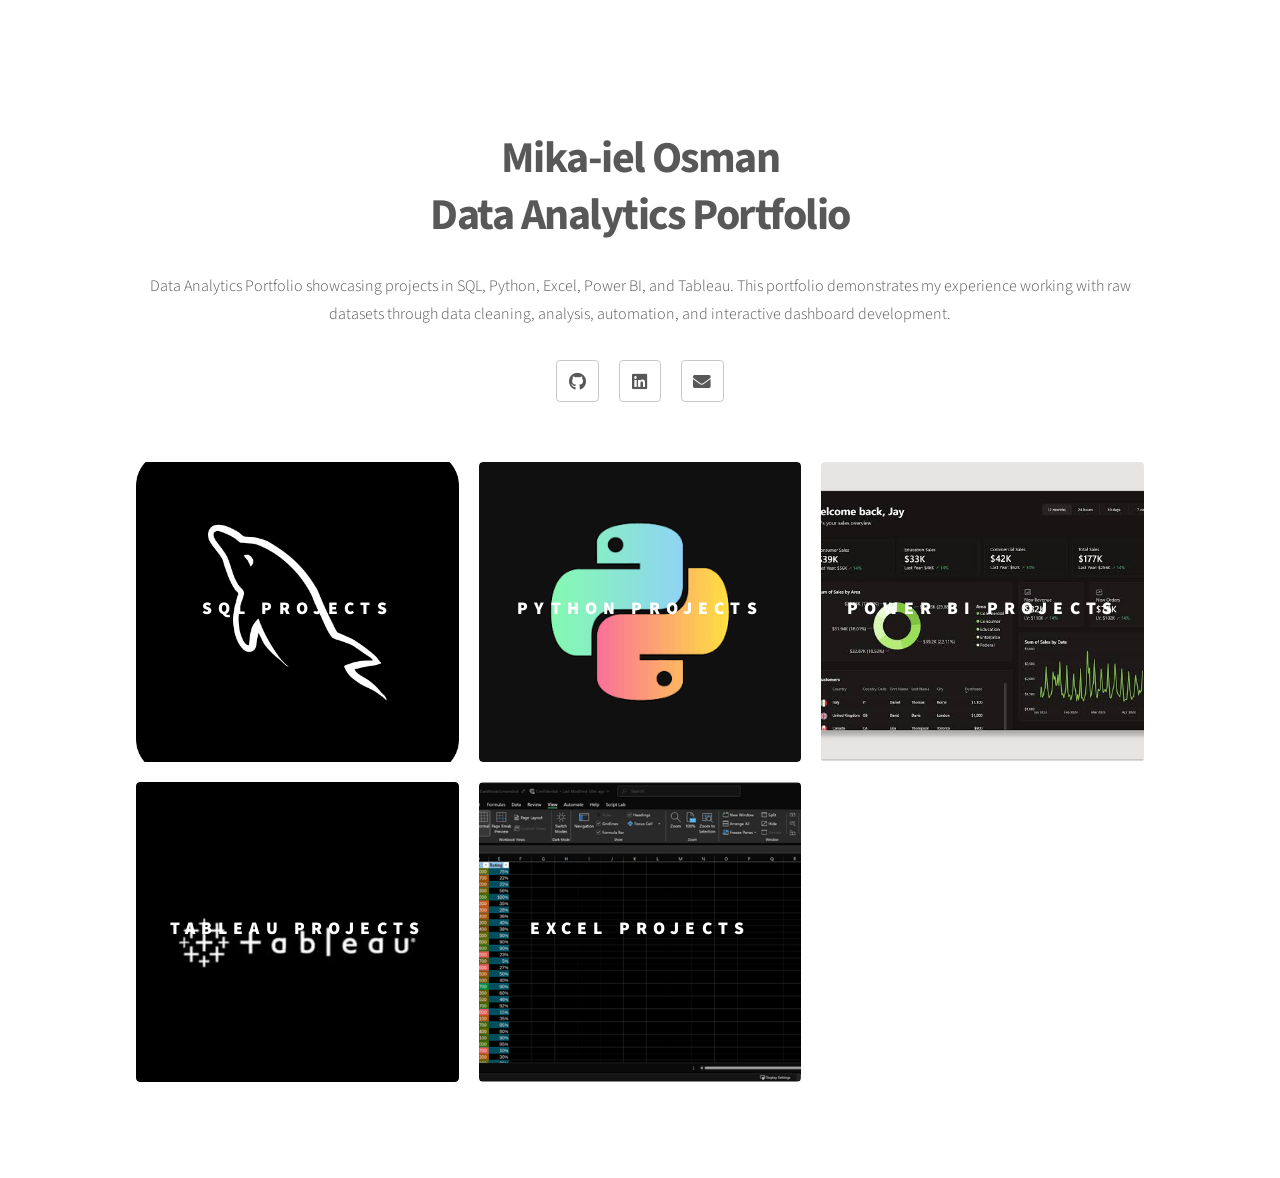
<file: index.html>
<html>
<head>
    <title>Mika-iel Portfolio</title>
    <meta charset="utf-8" />
    <meta name="viewport" content="width=device-width, initial-scale=1, user-scalable=no" />
    <link rel="stylesheet" href="assets/css/main.css" />
    <noscript><link rel="stylesheet" href="assets/css/noscript.css" /></noscript>
</head>


<body class="is-preload">


<!-- Wrapper -->
<div id="wrapper">


    <!-- Header -->
    <header id="header">
        <div class="inner">
        </div>
    </header>



    <!-- Main -->
    <div id="main">

        <div class="inner">

            <header>

                <h1>
                    Mika-iel Osman<br>
                    Data Analytics Portfolio
                </h1>


                <p>
                    Data Analytics Portfolio showcasing projects in SQL, Python, Excel, Power BI, and Tableau.
                    This portfolio demonstrates my experience working with raw datasets through data cleaning,
                    analysis, automation, and interactive dashboard development.
                </p>


                <div class="social-links">


                    <a href="https://github.com/Mika-iel" target="_blank" class="icon brands style2 fa-github">
                        <span class="label">GitHub</span>
                    </a>


                    <a href="https://www.linkedin.com/in/mosman3856/" target="_blank" class="icon brands style2 fa-linkedin">
                        <span class="label">LinkedIn</span>
                    </a>


                    <a href="mailto:mikosm826@gmail.com" class="icon solid style2 fa-envelope">
                        <span class="label">Email</span>
                    </a>


                </div>


            </header>




            <section class="tiles">



                <!-- SQL -->
                <article class="style1">

                    <span class="image">
                        <img src="images/MySQL Dark theme.png" alt="" />
                    </span>

                    <a href="SQL.html">
                        <h2>SQL Projects</h2>

                        <div class="content">
                            <p>
                                Database analysis, querying, data cleaning, and business insights using SQL.
                            </p>
                        </div>

                    </a>

                </article>





                <!-- Python -->
                <article class="style2">

                    <span class="image">
                        <img src="images/Python_Dark.png" alt="" />
                    </span>

                    <a href="python.html">

                        <h2>Python Projects</h2>

                        <div class="content">

                            <p>
                                Data cleaning, automation, and web scraping projects using Python.
                            </p>

                        </div>

                    </a>

                </article>





                <!-- Power BI -->
                <article class="style3">

                    <span class="image">
                        <img src="images/PowerBI_Dark.jpg" alt="" />
                    </span>

                    <a href="PowerBI.html">

                        <h2>Power BI Projects</h2>

                        <div class="content">

                            <p>
                                Interactive dashboards and data analysis projects using Power BI.
                            </p>

                        </div>

                    </a>

                </article>





                <!-- Tableau -->
                <article class="style4">

                    <span class="image">
                        <img src="images/Tableau_dark.png" alt="" />
                    </span>


                    <a href="Tableau.html">

                        <h2>Tableau Projects</h2>


                        <div class="content">

                            <p>
                                Data visualisation projects focused on trends, KPIs, and insights.
                            </p>

                        </div>


                    </a>

                </article>





                <!-- Excel -->
                <article class="style5">


                    <span class="image">
                        <img src="images/Excel dark.png" alt="" />
                    </span>


                    <a href="Excel.html">

                        <h2>Excel Projects</h2>


                        <div class="content">

                            <p>
                                Data transformation, analysis, modelling, and dashboard creation.
                            </p>


                        </div>


                    </a>


                </article>





               


            </section>


        </div>


    </div>



</div>





<!-- Scripts -->

<script src="assets/js/jquery.min.js"></script>

<script src="assets/js/browser.min.js"></script>

<script src="assets/js/breakpoints.min.js"></script>

<script src="assets/js/util.js"></script>

<script src="assets/js/main.js"></script>



</body>

</html>
</file>
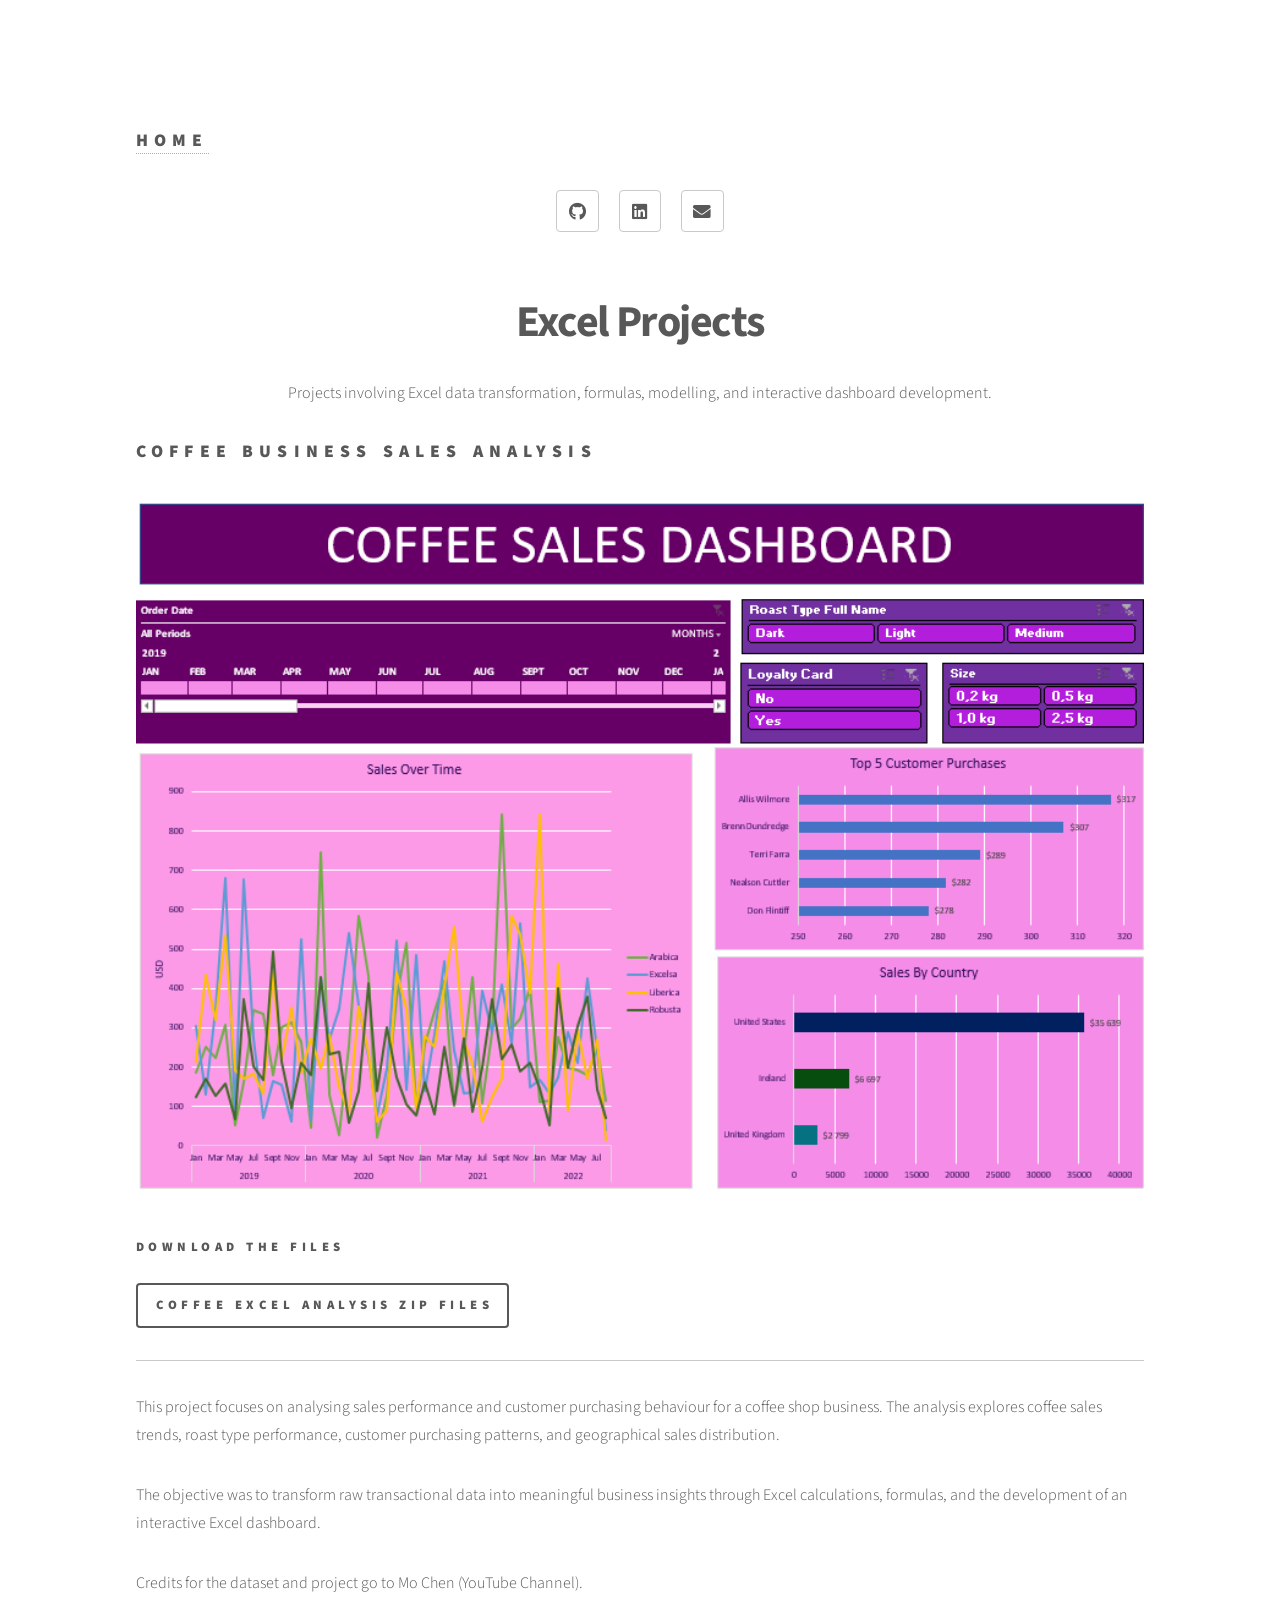
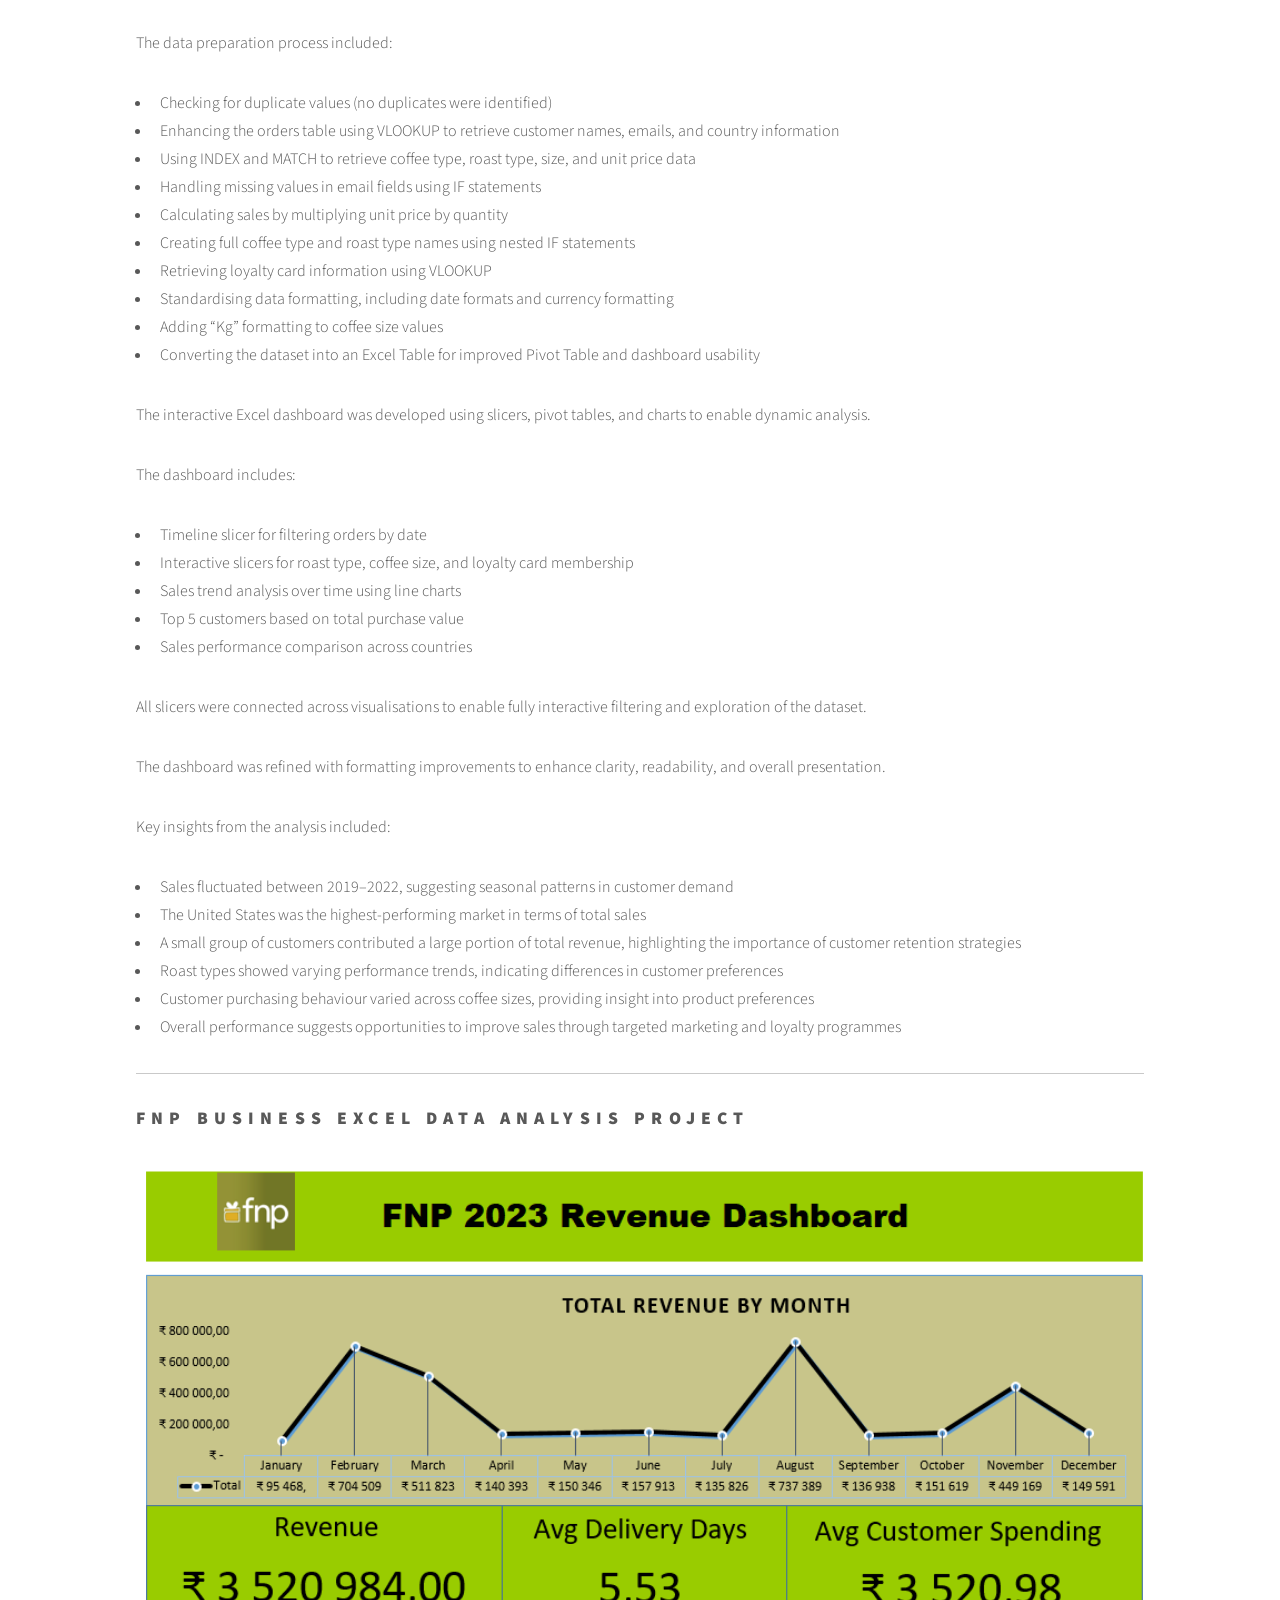
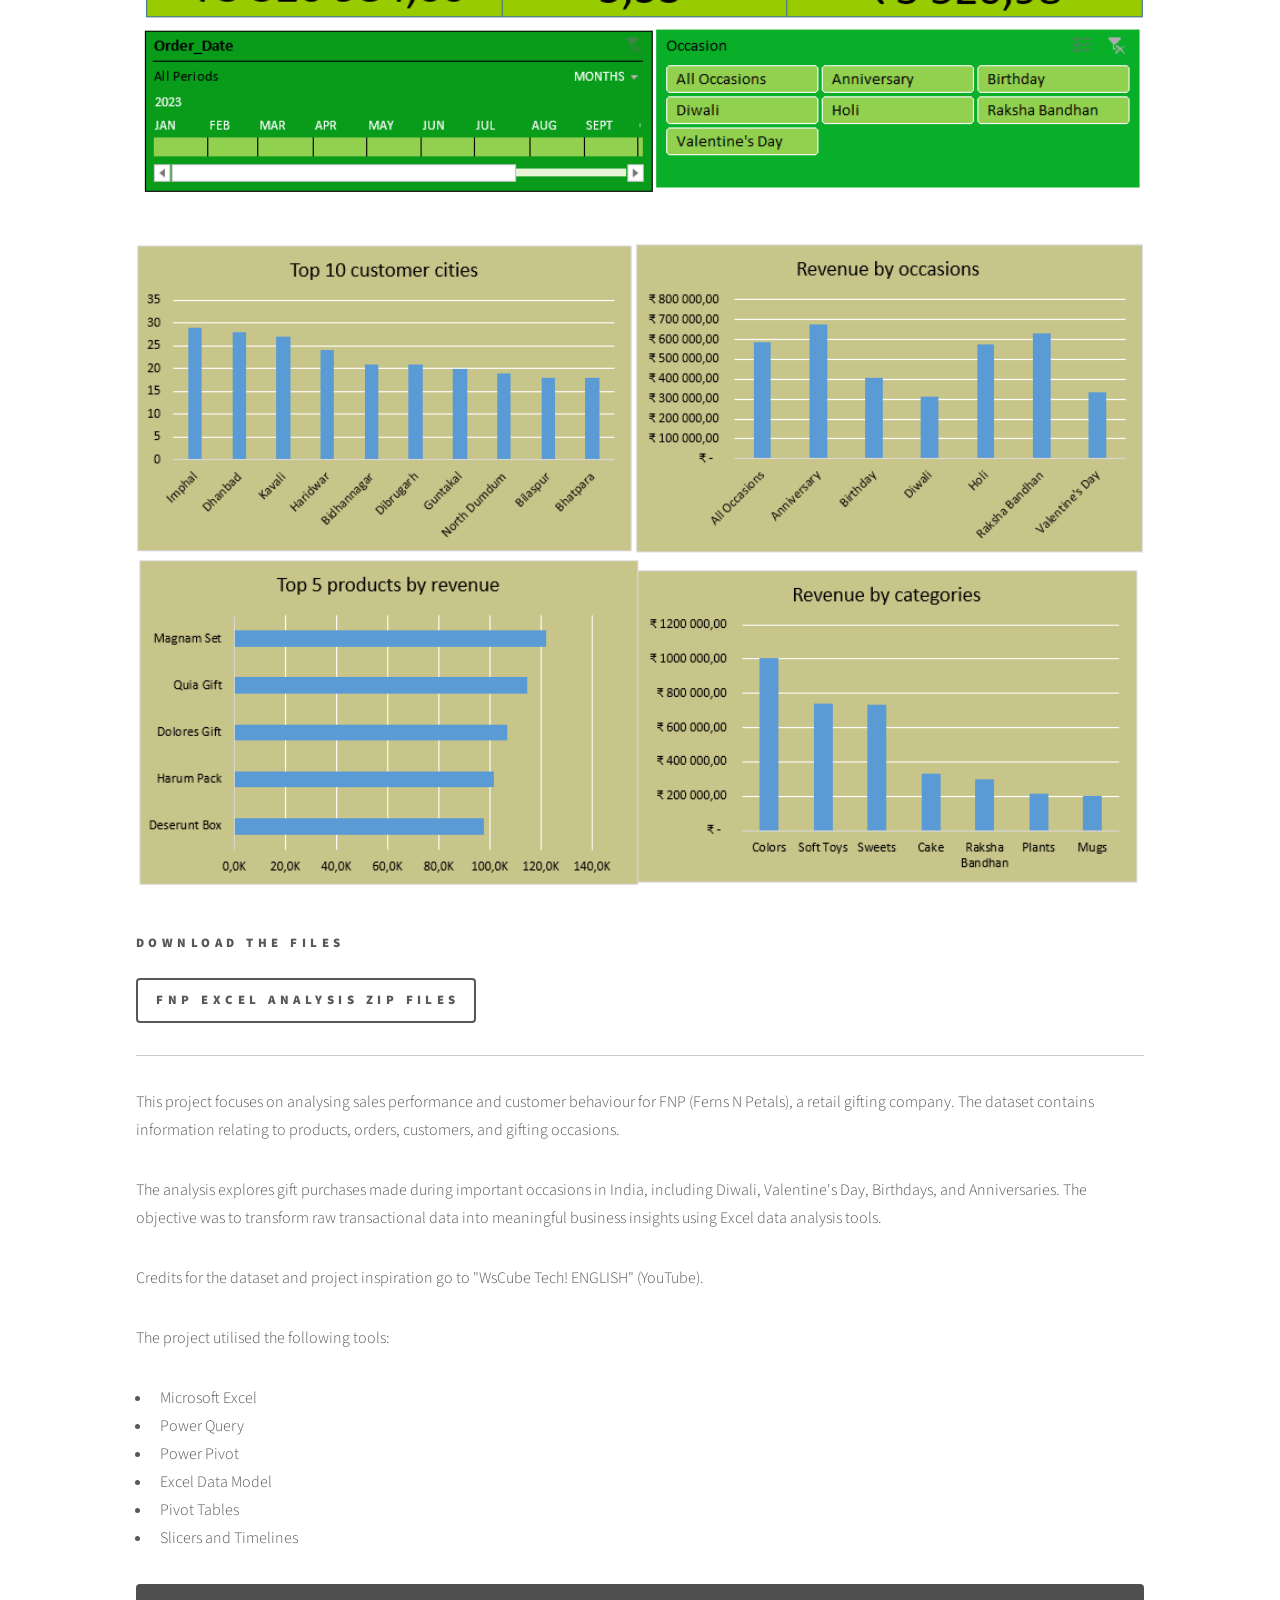
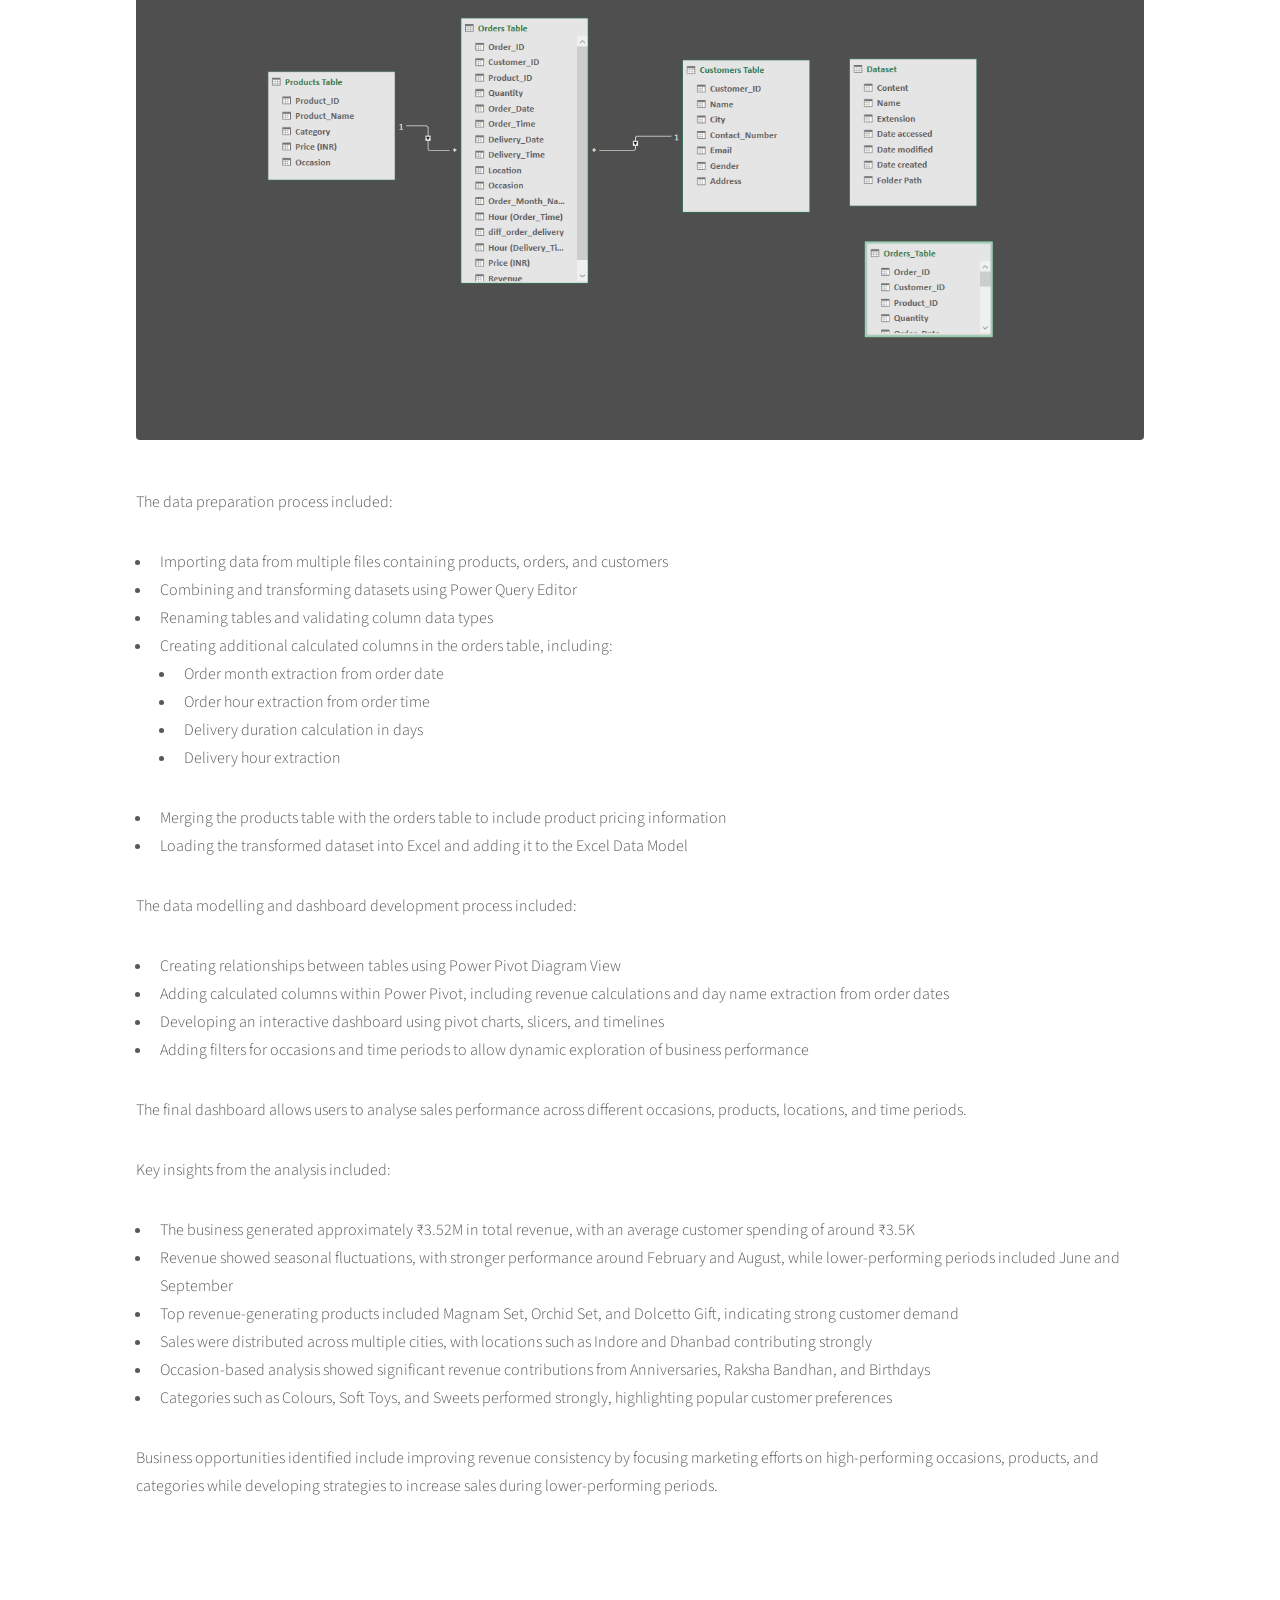
<file: Excel.html>
<html>

<head>

<title>Excel Projects</title>

<meta charset="utf-8" />

<meta name="viewport" content="width=device-width, initial-scale=1, user-scalable=no" />

<link rel="stylesheet" href="assets/css/main.css" />

</head>



<body class="is-preload">


<div id="wrapper">


<header id="header">

<div class="inner">


<h2><a href="index.html">Home</a></h2>


<div class="social-links">


<a href="https://github.com/Mika-iel" target="_blank" class="icon brands style2 fa-github">
<span class="label">GitHub</span>
</a>


<a href="https://www.linkedin.com/in/mosman3856/" target="_blank" class="icon brands style2 fa-linkedin">
<span class="label">LinkedIn</span>
</a>


<a href="mailto:mikosm826@gmail.com" class="icon solid style2 fa-envelope">
<span class="label">Email</span>
</a>


</div>


</div>

</header>





<div id="main">

<div class="inner">


<header class="major">


<h1>Excel Projects</h1>


<p>
Projects involving Excel data transformation, formulas, modelling,
and interactive dashboard development.
</p>


</header>





<section>

<h2>Coffee Business Sales Analysis</h2>

<span class="image main">
<img src="images/Dashboard_Image.png" alt="">
</span>
<h4>Download the files</h4>
<a href="Coffee_Excel_Zip.zip" class="button" download>
Coffee Excel Analysis Zip Files
</a>
<hr />

<p>
This project focuses on analysing sales performance and customer purchasing behaviour for a coffee shop business. The analysis explores coffee sales trends, roast type performance, customer purchasing patterns, and geographical sales distribution.
</p>

<p>
The objective was to transform raw transactional data into meaningful business insights through Excel calculations, formulas, and the development of an interactive Excel dashboard.
</p>

<p>
Credits for the dataset and project go to Mo Chen (YouTube Channel).
</p>

<p>
The data preparation process included:
</p>

<ul>

<li>Checking for duplicate values (no duplicates were identified)</li>

<li>Enhancing the orders table using VLOOKUP to retrieve customer names, emails, and country information</li>

<li>Using INDEX and MATCH to retrieve coffee type, roast type, size, and unit price data</li>

<li>Handling missing values in email fields using IF statements</li>

<li>Calculating sales by multiplying unit price by quantity</li>

<li>Creating full coffee type and roast type names using nested IF statements</li>

<li>Retrieving loyalty card information using VLOOKUP</li>

<li>Standardising data formatting, including date formats and currency formatting</li>

<li>Adding “Kg” formatting to coffee size values</li>

<li>Converting the dataset into an Excel Table for improved Pivot Table and dashboard usability</li>

</ul>

<p>
The interactive Excel dashboard was developed using slicers, pivot tables, and charts to enable dynamic analysis.
</p>

<p>
The dashboard includes:
</p>

<ul>

<li>Timeline slicer for filtering orders by date</li>

<li>Interactive slicers for roast type, coffee size, and loyalty card membership</li>

<li>Sales trend analysis over time using line charts</li>

<li>Top 5 customers based on total purchase value</li>

<li>Sales performance comparison across countries</li>

</ul>

<p>
All slicers were connected across visualisations to enable fully interactive filtering and exploration of the dataset.
</p>

<p>
The dashboard was refined with formatting improvements to enhance clarity, readability, and overall presentation.
</p>

<p>
Key insights from the analysis included:
</p>

<ul>

<li>Sales fluctuated between 2019–2022, suggesting seasonal patterns in customer demand</li>

<li>The United States was the highest-performing market in terms of total sales</li>

<li>A small group of customers contributed a large portion of total revenue, highlighting the importance of customer retention strategies</li>

<li>Roast types showed varying performance trends, indicating differences in customer preferences</li>

<li>Customer purchasing behaviour varied across coffee sizes, providing insight into product preferences</li>

<li>Overall performance suggests opportunities to improve sales through targeted marketing and loyalty programmes</li>

</ul>

</section>


<hr />


<section>


<section>

<h2> FNP Business Excel Data Analysis Project</h2>

<span class="image main">
<img src="images/Dash1.png" alt="">
</span>
<span class="image main">
<img src="images/Dash2.png" alt="">
</span>
<h4>Download the files</h4>
<a href="FNP_analysis_Excel.zip" class="button" download>
FNP Excel Analysis Zip Files
</a>
<hr />
<p>
This project focuses on analysing sales performance and customer behaviour for FNP (Ferns N Petals), a retail gifting company. The dataset contains information relating to products, orders, customers, and gifting occasions.
</p>

<p>
The analysis explores gift purchases made during important occasions in India, including Diwali, Valentine's Day, Birthdays, and Anniversaries. The objective was to transform raw transactional data into meaningful business insights using Excel data analysis tools.
</p>

<p>
Credits for the dataset and project inspiration go to "WsCube Tech! ENGLISH" (YouTube).
</p>

<p>
The project utilised the following tools:
</p>

<ul>

<li>Microsoft Excel</li>

<li>Power Query</li>

<li>Power Pivot</li>

<li>Excel Data Model</li>

<li>Pivot Tables</li>

<li>Slicers and Timelines</li>

</ul>
<span class="image main">
<img src="images/Data_Model_Power_Pivot.png" alt="">
</span>
<p>
The data preparation process included:
</p>

<ul>

<li>Importing data from multiple files containing products, orders, and customers</li>

<li>Combining and transforming datasets using Power Query Editor</li>

<li>Renaming tables and validating column data types</li>

<li>Creating additional calculated columns in the orders table, including:
    <ul>
        <li>Order month extraction from order date</li>
        <li>Order hour extraction from order time</li>
        <li>Delivery duration calculation in days</li>
        <li>Delivery hour extraction</li>
    </ul>
</li>

<li>Merging the products table with the orders table to include product pricing information</li>

<li>Loading the transformed dataset into Excel and adding it to the Excel Data Model</li>

</ul>

<p>
The data modelling and dashboard development process included:
</p>

<ul>

<li>Creating relationships between tables using Power Pivot Diagram View</li>

<li>Adding calculated columns within Power Pivot, including revenue calculations and day name extraction from order dates</li>

<li>Developing an interactive dashboard using pivot charts, slicers, and timelines</li>

<li>Adding filters for occasions and time periods to allow dynamic exploration of business performance</li>

</ul>

<p>
The final dashboard allows users to analyse sales performance across different occasions, products, locations, and time periods.
</p>

<p>
Key insights from the analysis included:
</p>

<ul>

<li>The business generated approximately ₹3.52M in total revenue, with an average customer spending of around ₹3.5K</li>

<li>Revenue showed seasonal fluctuations, with stronger performance around February and August, while lower-performing periods included June and September</li>

<li>Top revenue-generating products included Magnam Set, Orchid Set, and Dolcetto Gift, indicating strong customer demand</li>

<li>Sales were distributed across multiple cities, with locations such as Indore and Dhanbad contributing strongly</li>

<li>Occasion-based analysis showed significant revenue contributions from Anniversaries, Raksha Bandhan, and Birthdays</li>

<li>Categories such as Colours, Soft Toys, and Sweets performed strongly, highlighting popular customer preferences</li>

</ul>

<p>
Business opportunities identified include improving revenue consistency by focusing marketing efforts on high-performing occasions, products, and categories while developing strategies to increase sales during lower-performing periods.
</p>

</section>
</file>
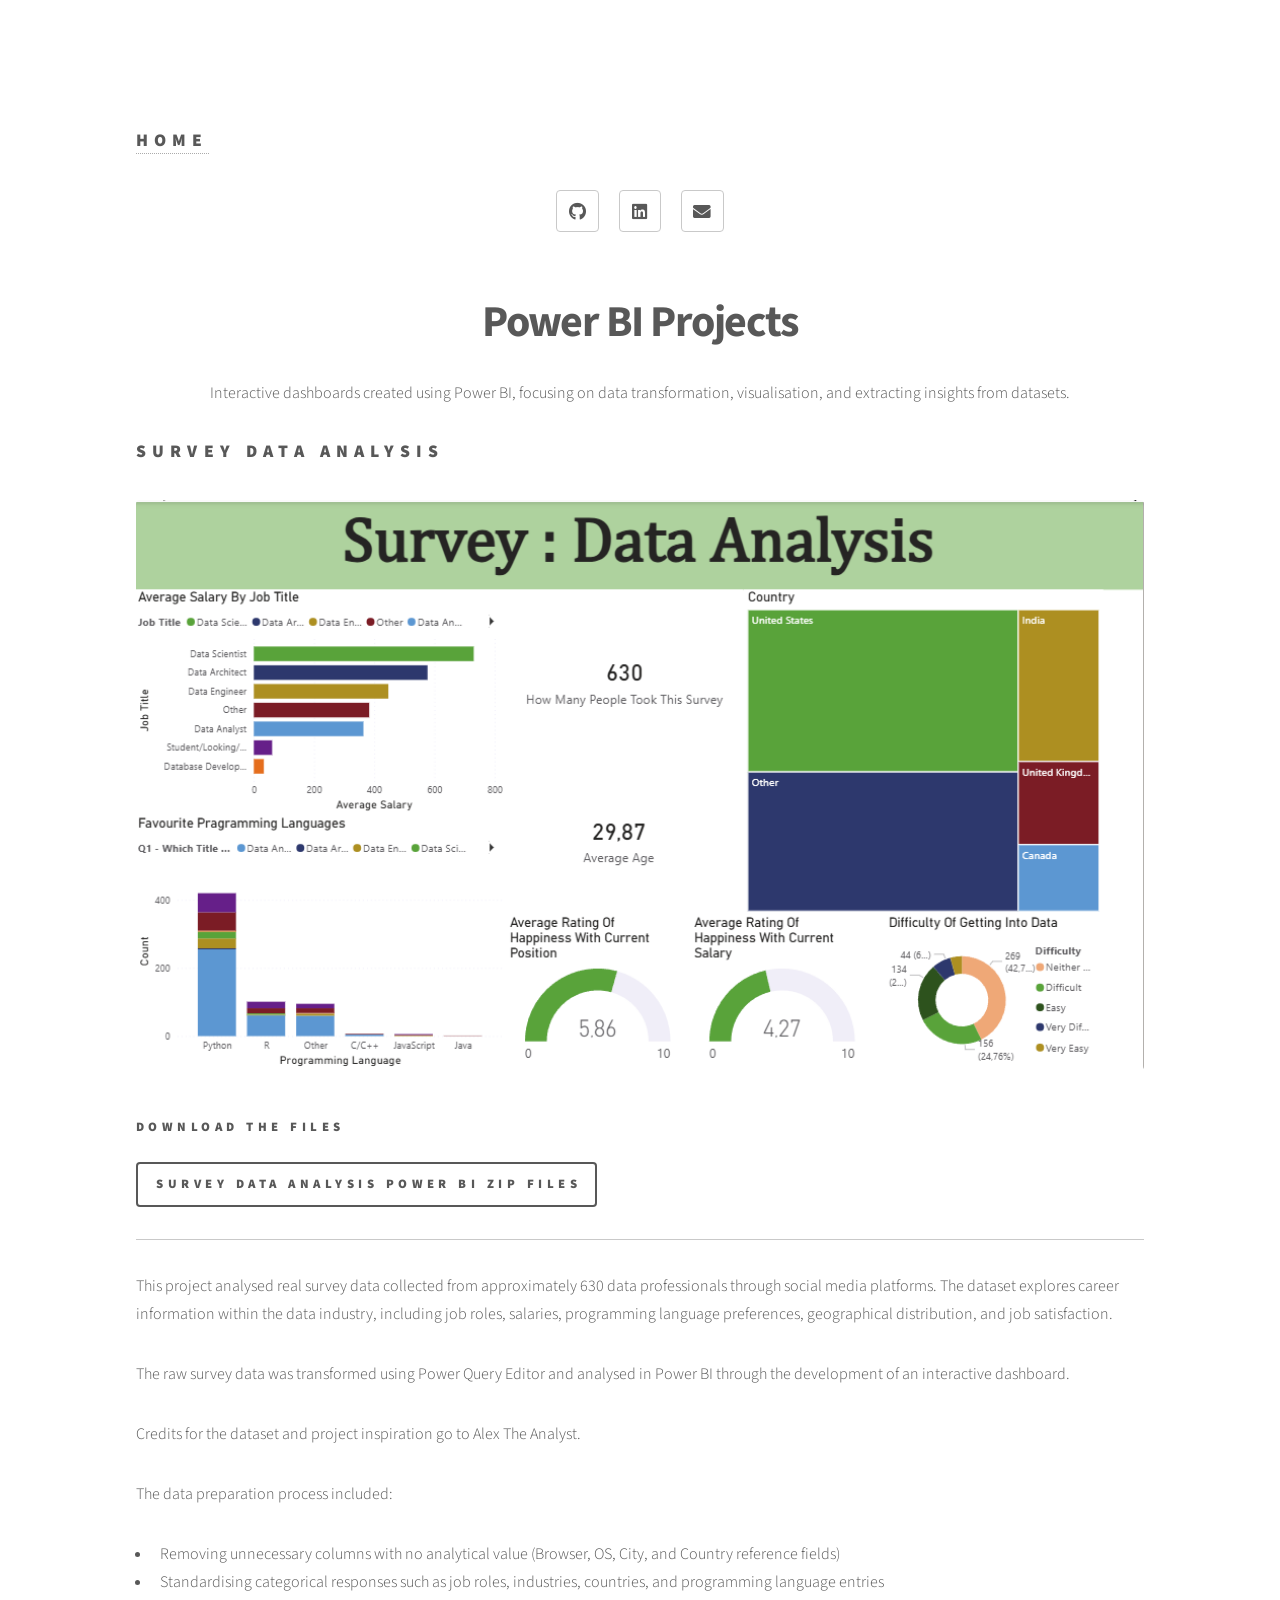
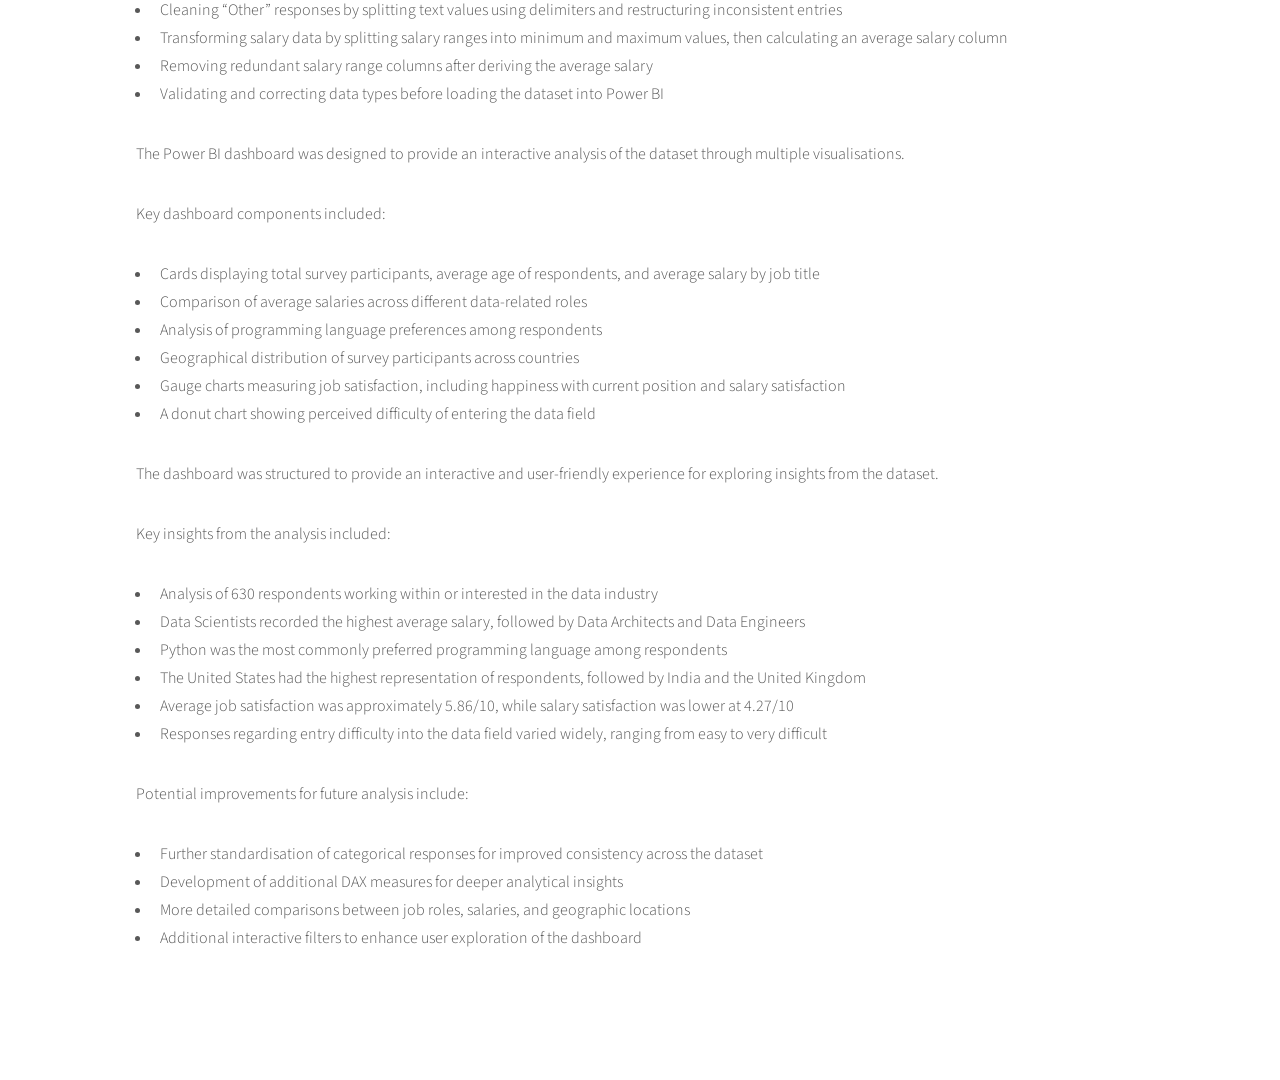
<file: PowerBI.html>
<html>

<head>
<title>Power BI Projects</title>

<meta charset="utf-8" />

<meta name="viewport" content="width=device-width, initial-scale=1, user-scalable=no" />

<link rel="stylesheet" href="assets/css/main.css" />

<noscript><link rel="stylesheet" href="assets/css/noscript.css" /></noscript>

</head>


<body class="is-preload">


<div id="wrapper">


<header id="header">

<div class="inner">

<h2><a href="index.html">Home</a></h2>


<div class="social-links">


<a href="https://github.com/Mika-iel" target="_blank" class="icon brands style2 fa-github">
<span class="label">GitHub</span>
</a>


<a href="https://www.linkedin.com/in/mosman3856/" target="_blank" class="icon brands style2 fa-linkedin">
<span class="label">LinkedIn</span>
</a>


<a href="mailto:mikosm826@gmail.com" class="icon solid style2 fa-envelope">
<span class="label">Email</span>
</a>


</div>

</div>

</header>





<div id="main">

<div class="inner">


<header class="major">

<h1>Power BI Projects</h1>

<p>
Interactive dashboards created using Power BI, focusing on data transformation,
visualisation, and extracting insights from datasets.
</p>

</header>




<section>

<h2>Survey Data Analysis</h2>

<span class="image main">
<img src="images/Survey_Analysis_Dashboard101.png" alt="">
</span>

<h4>Download the files</h4>
<a href="SurveyDataAnalysisPowerBI.zip" class="button" download>
Survey Data Analysis Power BI Zip Files
</a>
<hr />

<p>
This project analysed real survey data collected from approximately 630 data professionals through social media platforms. The dataset explores career information within the data industry, including job roles, salaries, programming language preferences, geographical distribution, and job satisfaction.
</p>

<p>
The raw survey data was transformed using Power Query Editor and analysed in Power BI through the development of an interactive dashboard.
</p>

<p>
Credits for the dataset and project inspiration go to Alex The Analyst.
</p>

<p>
The data preparation process included:
</p>

<ul>

<li>Removing unnecessary columns with no analytical value (Browser, OS, City, and Country reference fields)</li>

<li>Standardising categorical responses such as job roles, industries, countries, and programming language entries</li>

<li>Cleaning “Other” responses by splitting text values using delimiters and restructuring inconsistent entries</li>

<li>Transforming salary data by splitting salary ranges into minimum and maximum values, then calculating an average salary column</li>

<li>Removing redundant salary range columns after deriving the average salary</li>

<li>Validating and correcting data types before loading the dataset into Power BI</li>

</ul>

<p>
The Power BI dashboard was designed to provide an interactive analysis of the dataset through multiple visualisations.
</p>

<p>
Key dashboard components included:
</p>

<ul>

<li>Cards displaying total survey participants, average age of respondents, and average salary by job title</li>

<li>Comparison of average salaries across different data-related roles</li>

<li>Analysis of programming language preferences among respondents</li>

<li>Geographical distribution of survey participants across countries</li>

<li>Gauge charts measuring job satisfaction, including happiness with current position and salary satisfaction</li>

<li>A donut chart showing perceived difficulty of entering the data field</li>

</ul>

<p>
The dashboard was structured to provide an interactive and user-friendly experience for exploring insights from the dataset.
</p>

<p>
Key insights from the analysis included:
</p>

<ul>

<li>Analysis of 630 respondents working within or interested in the data industry</li>

<li>Data Scientists recorded the highest average salary, followed by Data Architects and Data Engineers</li>

<li>Python was the most commonly preferred programming language among respondents</li>

<li>The United States had the highest representation of respondents, followed by India and the United Kingdom</li>

<li>Average job satisfaction was approximately 5.86/10, while salary satisfaction was lower at 4.27/10</li>

<li>Responses regarding entry difficulty into the data field varied widely, ranging from easy to very difficult</li>

</ul>

<p>
Potential improvements for future analysis include:
</p>

<ul>

<li>Further standardisation of categorical responses for improved consistency across the dataset</li>

<li>Development of additional DAX measures for deeper analytical insights</li>

<li>More detailed comparisons between job roles, salaries, and geographic locations</li>

<li>Additional interactive filters to enhance user exploration of the dashboard</li>

</ul>

</section>
</file>
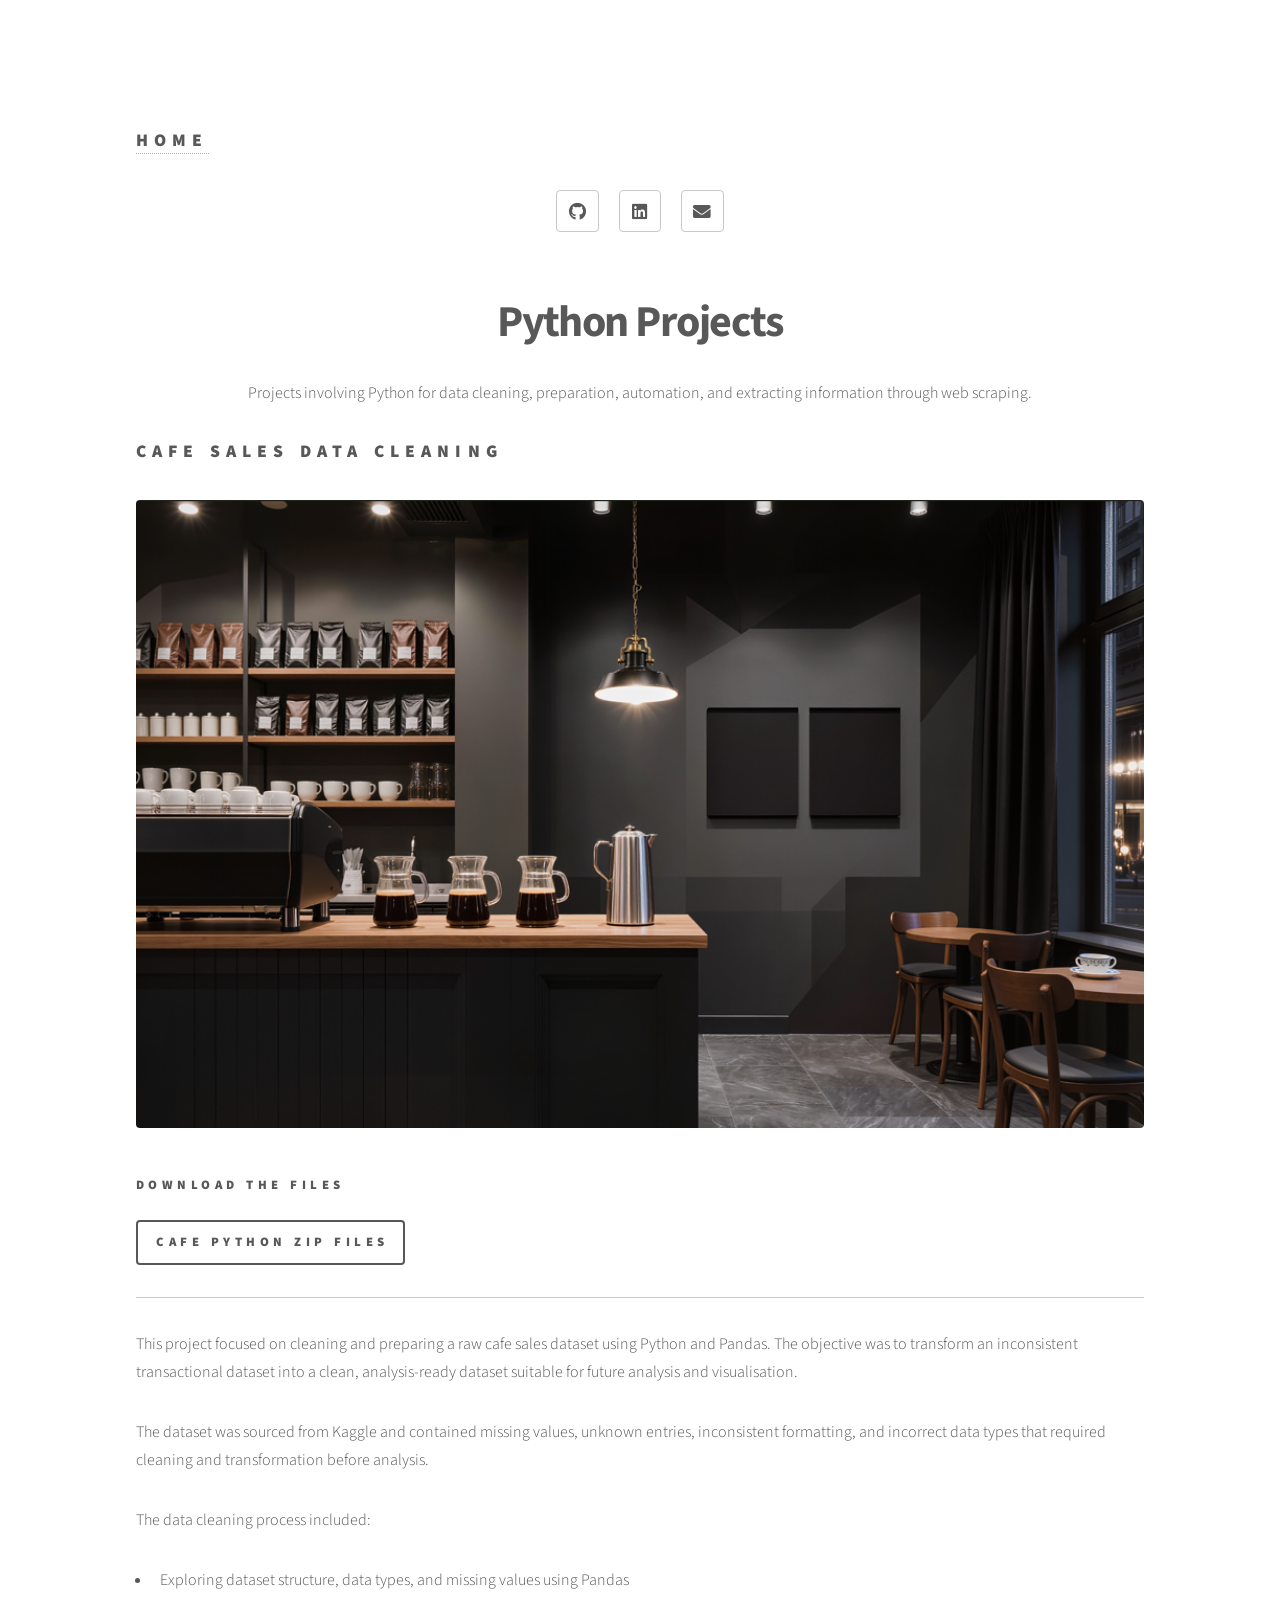
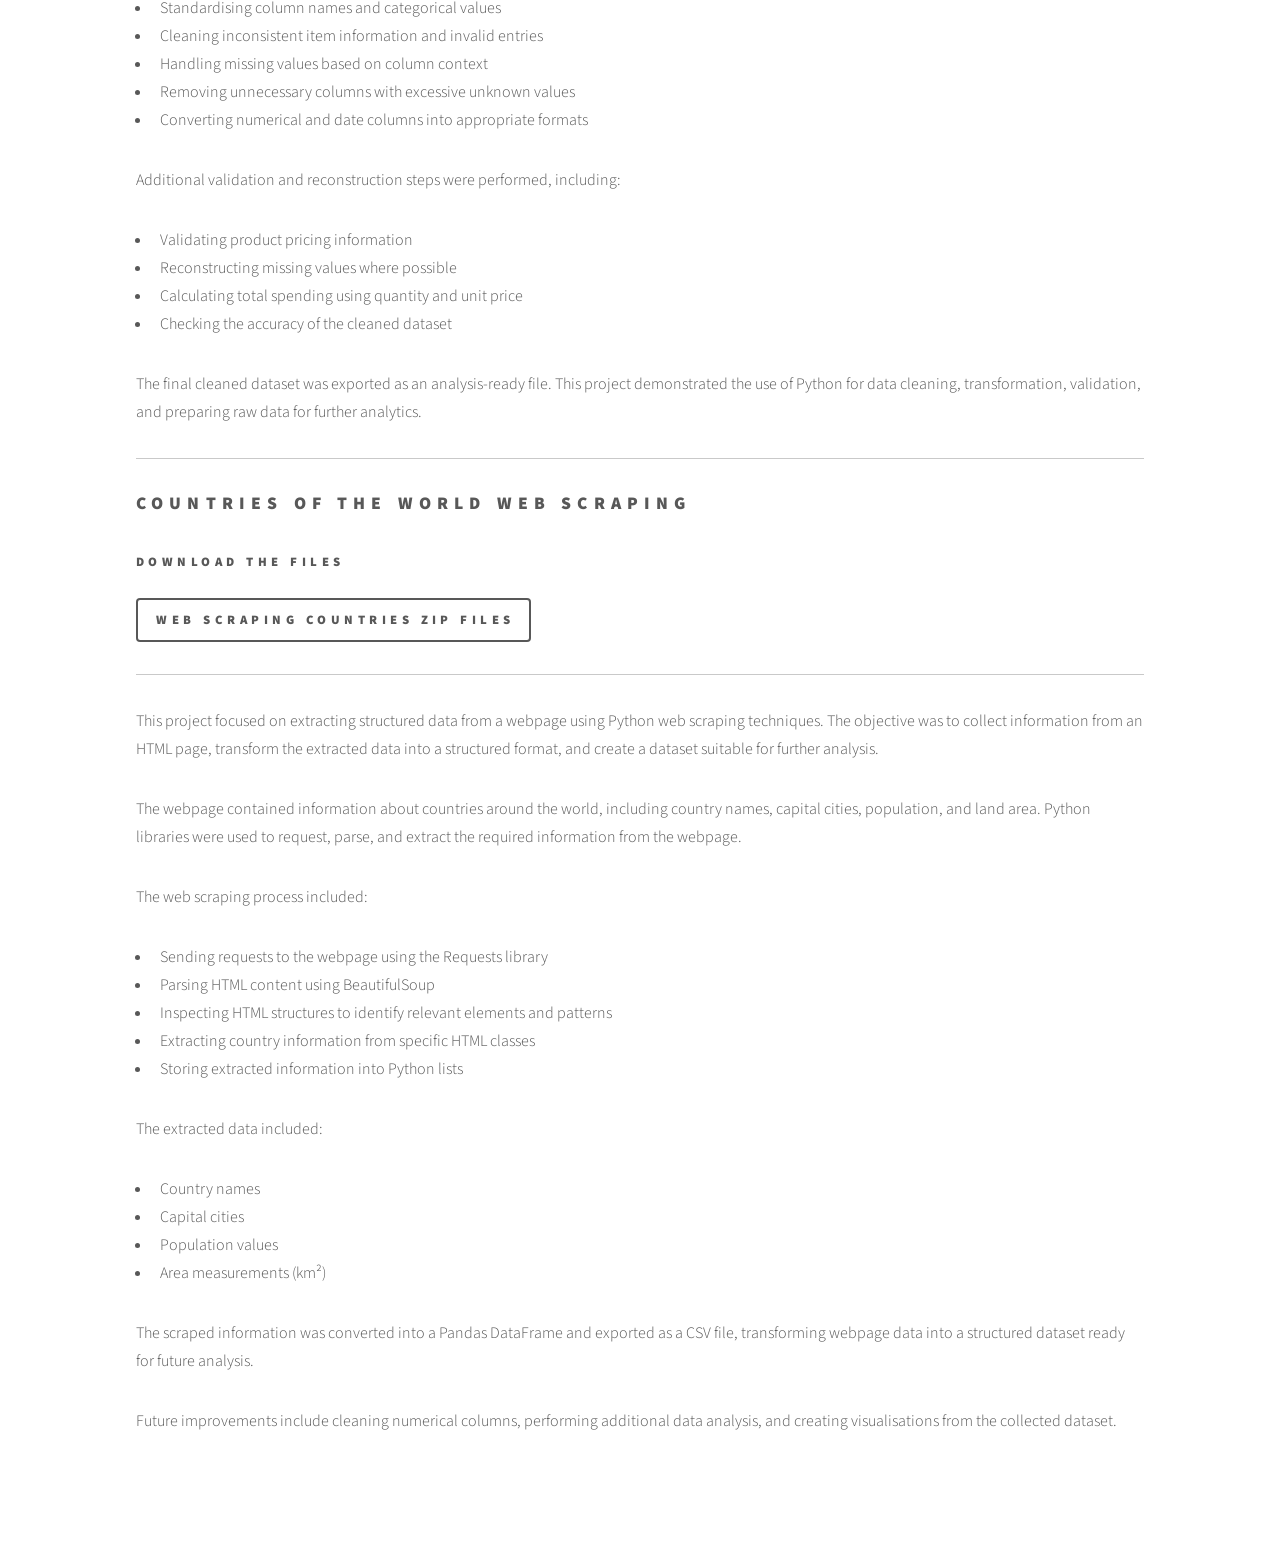
<file: python.html>
<html>

<head>

    <title>Python Projects</title>

    <meta charset="utf-8" />

    <meta name="viewport" content="width=device-width, initial-scale=1, user-scalable=no" />

    <link rel="stylesheet" href="assets/css/main.css" />

    <noscript><link rel="stylesheet" href="assets/css/noscript.css" /></noscript>

</head>



<body class="is-preload">


<div id="wrapper">



<!-- Header -->

<header id="header">

<div class="inner">


<h2>
<a href="index.html">Home</a>
</h2>



<div class="social-links">


<a href="https://github.com/Mika-iel" target="_blank" class="icon brands style2 fa-github">
<span class="label">GitHub</span>
</a>


<a href="https://www.linkedin.com/in/mosman3856/" target="_blank" class="icon brands style2 fa-linkedin">
<span class="label">LinkedIn</span>
</a>


<a href="mailto:mikosm826@gmail.com" class="icon solid style2 fa-envelope">
<span class="label">Email</span>
</a>



</div>


</div>


</header>







<!-- Main -->

<div id="main">


<div class="inner">



<header class="major">


<h1>
Python Projects
</h1>


<p>
Projects involving Python for data cleaning, preparation, automation,
and extracting information through web scraping.
</p>



</header>







<!-- PROJECT 1 -->

<section>


<h2>Cafe Sales Data Cleaning</h2>


<span class="image main">
<img src="images/Cafe.png" alt="">
</span>

<h4>Download the files</h4>
<a href="CafeSalesPython.zip" class="button" download>
Cafe Python Zip Files
</a>
<hr />


<p>
This project focused on cleaning and preparing a raw cafe sales dataset using
Python and Pandas. The objective was to transform an inconsistent transactional
dataset into a clean, analysis-ready dataset suitable for future analysis and
visualisation.
</p>


<p>
The dataset was sourced from Kaggle and contained missing values, unknown
entries, inconsistent formatting, and incorrect data types that required
cleaning and transformation before analysis.
</p>


<p>
The data cleaning process included:
</p>


<ul>

<li>Exploring dataset structure, data types, and missing values using Pandas</li>

<li>Standardising column names and categorical values</li>

<li>Cleaning inconsistent item information and invalid entries</li>

<li>Handling missing values based on column context</li>

<li>Removing unnecessary columns with excessive unknown values</li>

<li>Converting numerical and date columns into appropriate formats</li>

</ul>


<p>
Additional validation and reconstruction steps were performed, including:
</p>


<ul>

<li>Validating product pricing information</li>

<li>Reconstructing missing values where possible</li>

<li>Calculating total spending using quantity and unit price</li>

<li>Checking the accuracy of the cleaned dataset</li>

</ul>


<p>
The final cleaned dataset was exported as an analysis-ready file. This project
demonstrated the use of Python for data cleaning, transformation, validation,
and preparing raw data for further analytics.
</p>


</section>







<hr />








<!-- PROJECT 2 -->


<section>


<h2>Countries of the World Web Scraping</h2>



<h4>Download the files</h4>
<a href="Webscr_Countries_Python.zip" class="button" download>
Web Scraping Countries Zip Files
</a>
<hr />


<p>
This project focused on extracting structured data from a webpage using Python
web scraping techniques. The objective was to collect information from an HTML
page, transform the extracted data into a structured format, and create a
dataset suitable for further analysis.
</p>


<p>
The webpage contained information about countries around the world, including
country names, capital cities, population, and land area. Python libraries were
used to request, parse, and extract the required information from the webpage.
</p>


<p>
The web scraping process included:
</p>


<ul>

<li>Sending requests to the webpage using the Requests library</li>

<li>Parsing HTML content using BeautifulSoup</li>

<li>Inspecting HTML structures to identify relevant elements and patterns</li>

<li>Extracting country information from specific HTML classes</li>

<li>Storing extracted information into Python lists</li>

</ul>


<p>
The extracted data included:
</p>


<ul>

<li>Country names</li>

<li>Capital cities</li>

<li>Population values</li>

<li>Area measurements (km²)</li>

</ul>


<p>
The scraped information was converted into a Pandas DataFrame and exported as a
CSV file, transforming webpage data into a structured dataset ready for future
analysis.
</p>


<p>
Future improvements include cleaning numerical columns, performing additional
data analysis, and creating visualisations from the collected dataset.
</p>


</section>
</file>
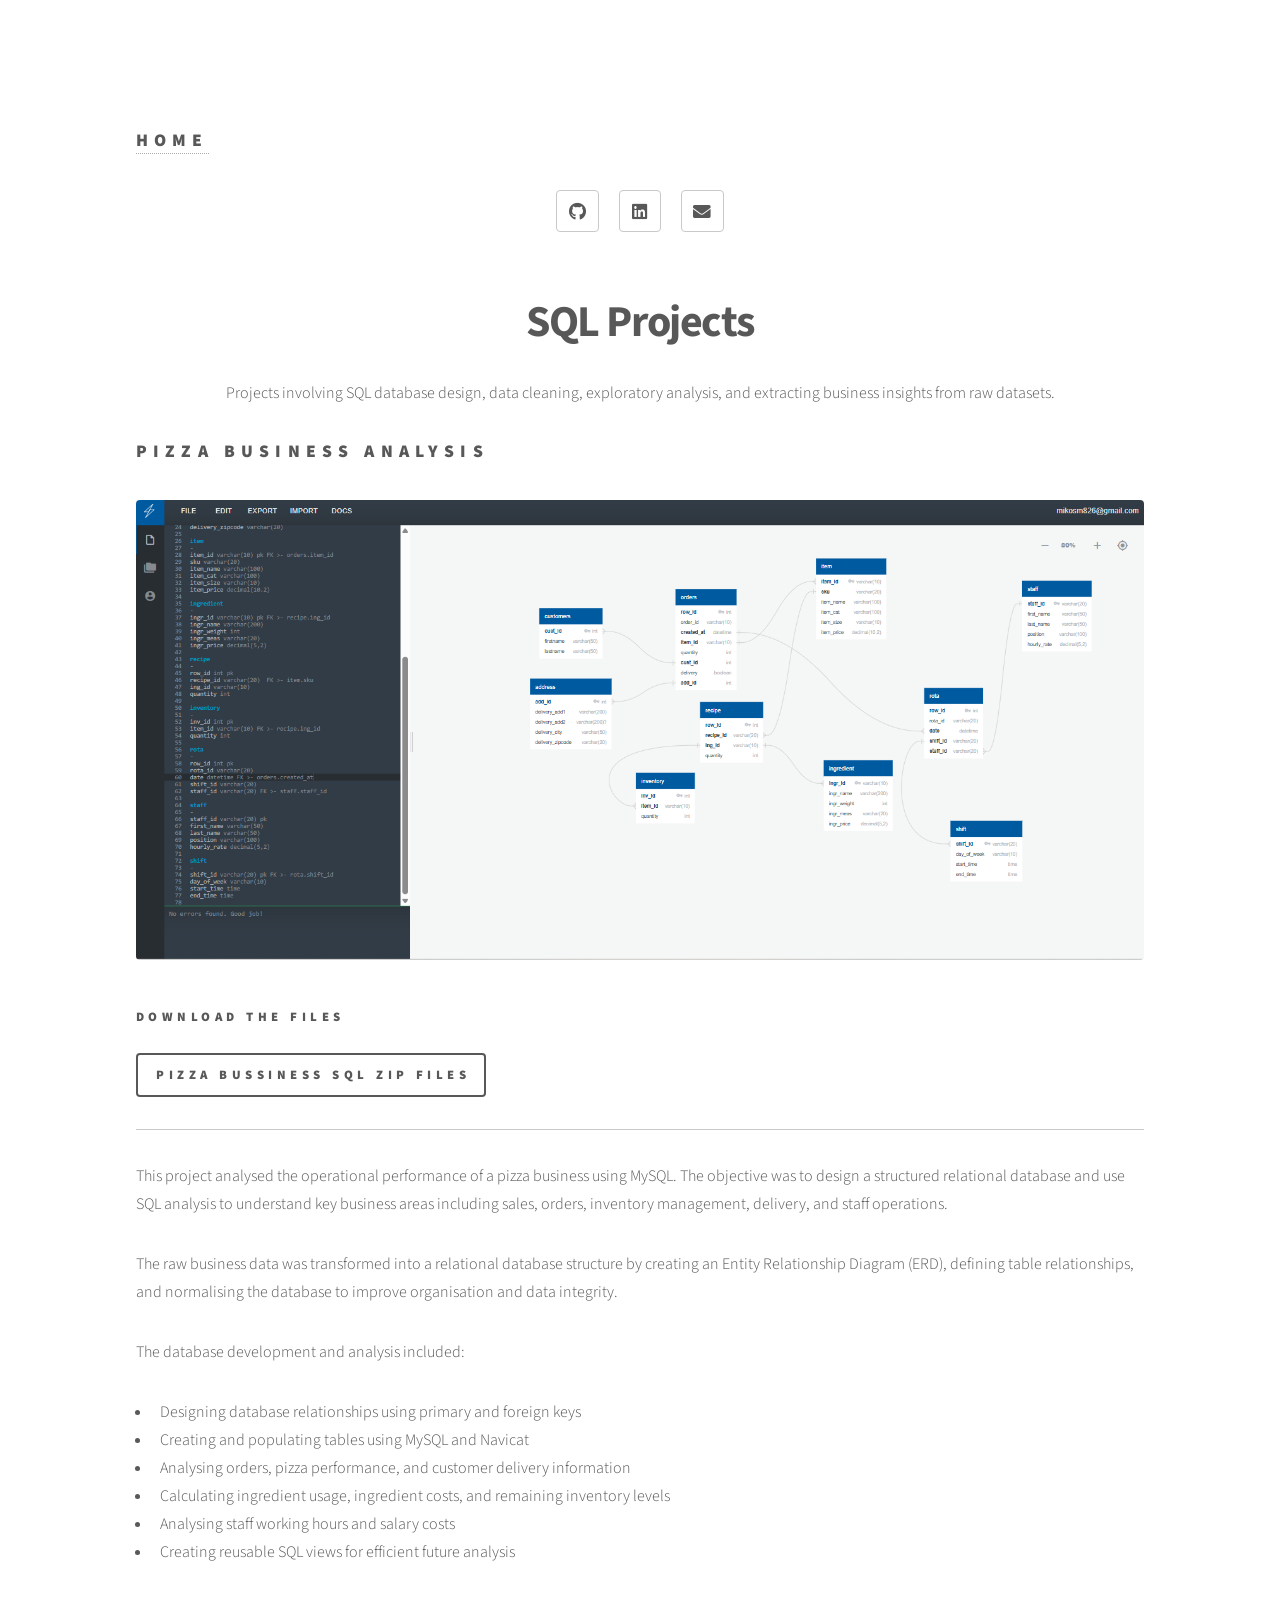
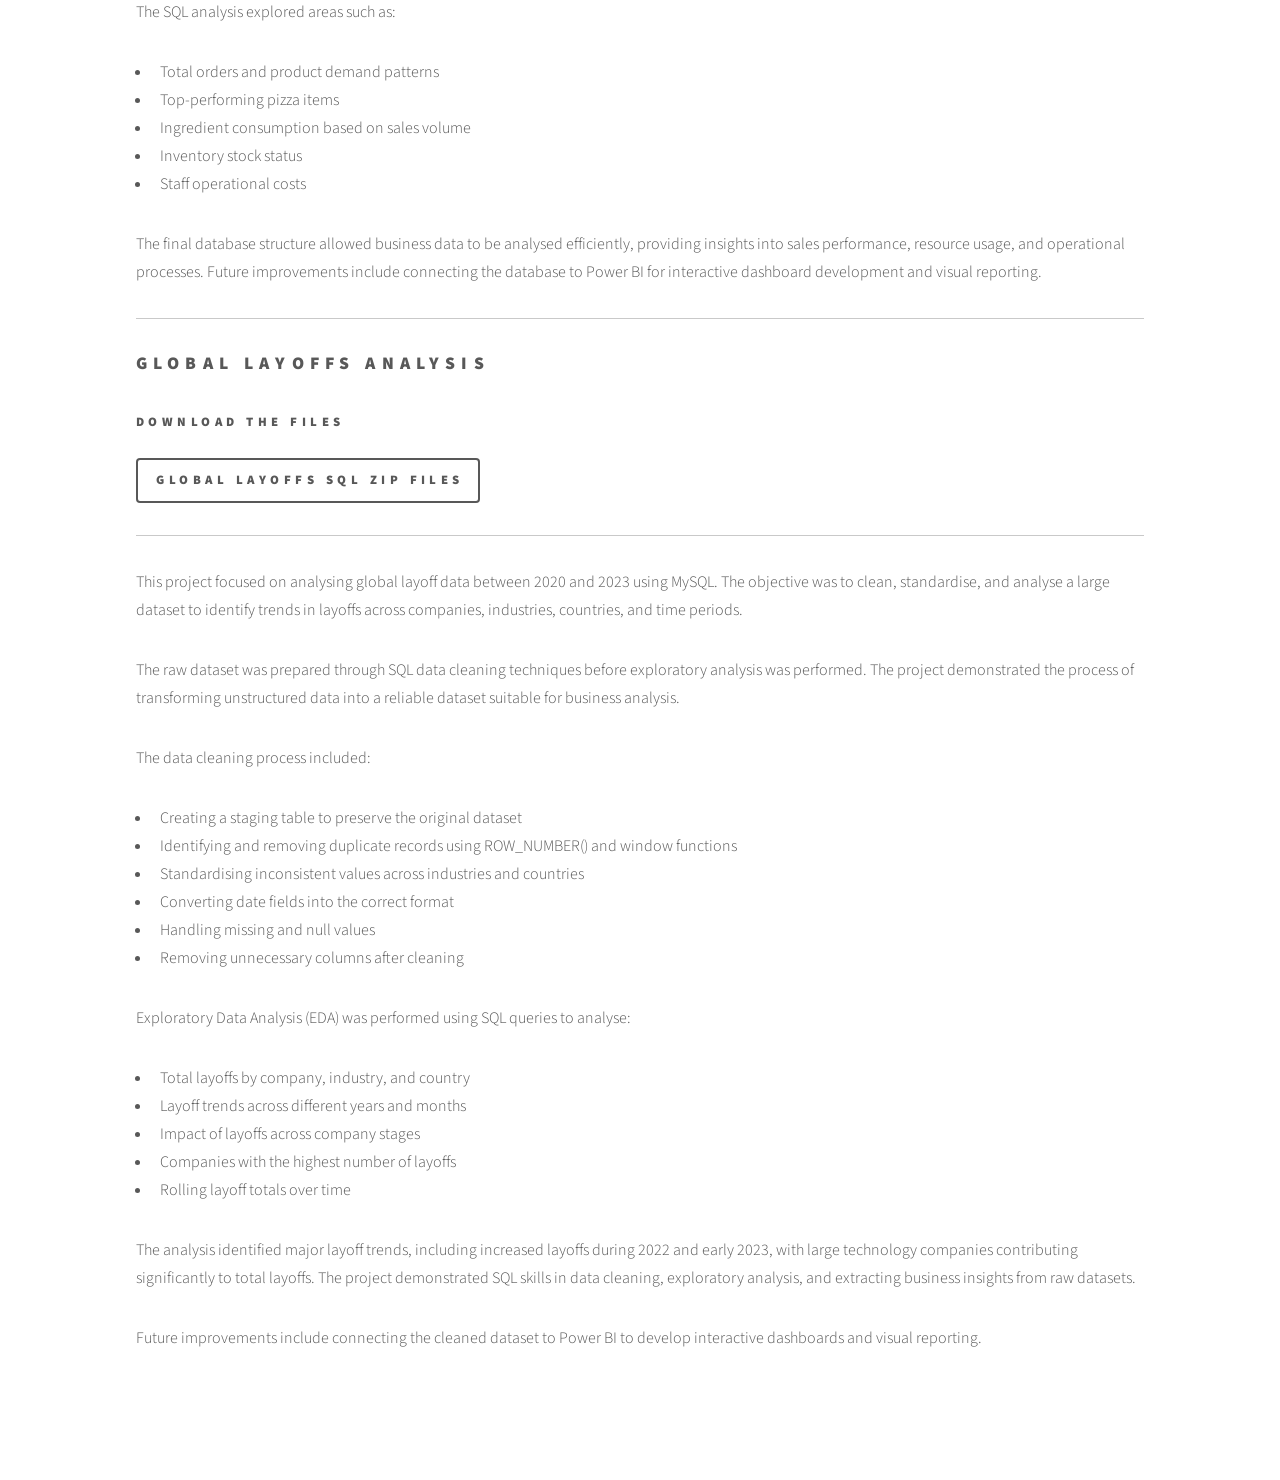
<file: SQL.html>
<html>
<head>
    <title>SQL Projects</title>
    <meta charset="utf-8" />
    <meta name="viewport" content="width=device-width, initial-scale=1, user-scalable=no" />
    <link rel="stylesheet" href="assets/css/main.css" />
    <noscript><link rel="stylesheet" href="assets/css/noscript.css" /></noscript>
</head>


<body class="is-preload">


<div id="wrapper">


<!-- Header -->
<header id="header">

<div class="inner">

    <h2>
        <a href="index.html">Home</a>
    </h2>


    <div class="social-links">


        <a href="https://github.com/Mika-iel" target="_blank" class="icon brands style2 fa-github">
            <span class="label">GitHub</span>
        </a>


        <a href="https://www.linkedin.com/in/mosman3856/" target="_blank" class="icon brands style2 fa-linkedin">
            <span class="label">LinkedIn</span>
        </a>


        <a href="mailto:mikosm826@gmail.com" class="icon solid style2 fa-envelope">
            <span class="label">Email</span>
        </a>


    </div>


</div>

</header>





<!-- Main -->
<div id="main">

<div class="inner">


<header class="major">

<h1>
SQL Projects
</h1>


<p>
Projects involving SQL database design, data cleaning, exploratory analysis,
and extracting business insights from raw datasets.
</p>


</header>






<!-- PROJECT 1 -->

<section>


<h2>Pizza Business Analysis</h2>


<span class="image main">
<img src="images/SQL_Data_Model.png" alt="">
</span>

<h4>Download the files</h4>
<a href="PizzaBussiness.zip" class="button" download>
Pizza Bussiness SQL Zip Files
</a>

<hr />

<p>
This project analysed the operational performance of a pizza business using
MySQL. The objective was to design a structured relational database and use
SQL analysis to understand key business areas including sales, orders,
inventory management, delivery, and staff operations.
</p>


<p>
The raw business data was transformed into a relational database structure by
creating an Entity Relationship Diagram (ERD), defining table relationships,
and normalising the database to improve organisation and data integrity.
</p>


<p>
The database development and analysis included:
</p>


<ul>

<li>Designing database relationships using primary and foreign keys</li>

<li>Creating and populating tables using MySQL and Navicat</li>

<li>Analysing orders, pizza performance, and customer delivery information</li>

<li>Calculating ingredient usage, ingredient costs, and remaining inventory levels</li>

<li>Analysing staff working hours and salary costs</li>

<li>Creating reusable SQL views for efficient future analysis</li>

</ul>


<p>
The SQL analysis explored areas such as:
</p>


<ul>

<li>Total orders and product demand patterns</li>

<li>Top-performing pizza items</li>

<li>Ingredient consumption based on sales volume</li>

<li>Inventory stock status</li>

<li>Staff operational costs</li>

</ul>


<p>
The final database structure allowed business data to be analysed efficiently,
providing insights into sales performance, resource usage, and operational
processes. Future improvements include connecting the database to Power BI for
interactive dashboard development and visual reporting.
</p>


</section>




<hr />





<!-- PROJECT 2 -->


<section>


<h2>Global Layoffs Analysis</h2>

<h4>Download the files</h4>
<a href="GlobalLayoffsSQL.zip" class="button" download>
Global Layoffs SQL Zip Files
</a>
<hr />


<p>
This project focused on analysing global layoff data between 2020 and 2023
using MySQL. The objective was to clean, standardise, and analyse a large
dataset to identify trends in layoffs across companies, industries, countries,
and time periods.
</p>


<p>
The raw dataset was prepared through SQL data cleaning techniques before
exploratory analysis was performed. The project demonstrated the process of
transforming unstructured data into a reliable dataset suitable for business
analysis.
</p>


<p>
The data cleaning process included:
</p>


<ul>

<li>Creating a staging table to preserve the original dataset</li>

<li>Identifying and removing duplicate records using ROW_NUMBER() and window functions</li>

<li>Standardising inconsistent values across industries and countries</li>

<li>Converting date fields into the correct format</li>

<li>Handling missing and null values</li>

<li>Removing unnecessary columns after cleaning</li>

</ul>


<p>
Exploratory Data Analysis (EDA) was performed using SQL queries to analyse:
</p>


<ul>

<li>Total layoffs by company, industry, and country</li>

<li>Layoff trends across different years and months</li>

<li>Impact of layoffs across company stages</li>

<li>Companies with the highest number of layoffs</li>

<li>Rolling layoff totals over time</li>

</ul>


<p>
The analysis identified major layoff trends, including increased layoffs during
2022 and early 2023, with large technology companies contributing significantly
to total layoffs. The project demonstrated SQL skills in data cleaning,
exploratory analysis, and extracting business insights from raw datasets.
</p>


<p>
Future improvements include connecting the cleaned dataset to Power BI to
develop interactive dashboards and visual reporting.
</p>


</section>





<!-- Scripts -->

<script src="assets/js/jquery.min.js"></script>

<script src="assets/js/browser.min.js"></script>

<script src="assets/js/breakpoints.min.js"></script>

<script src="assets/js/util.js"></script>

<script src="assets/js/main.js"></script>



</body>

</html>
</file>
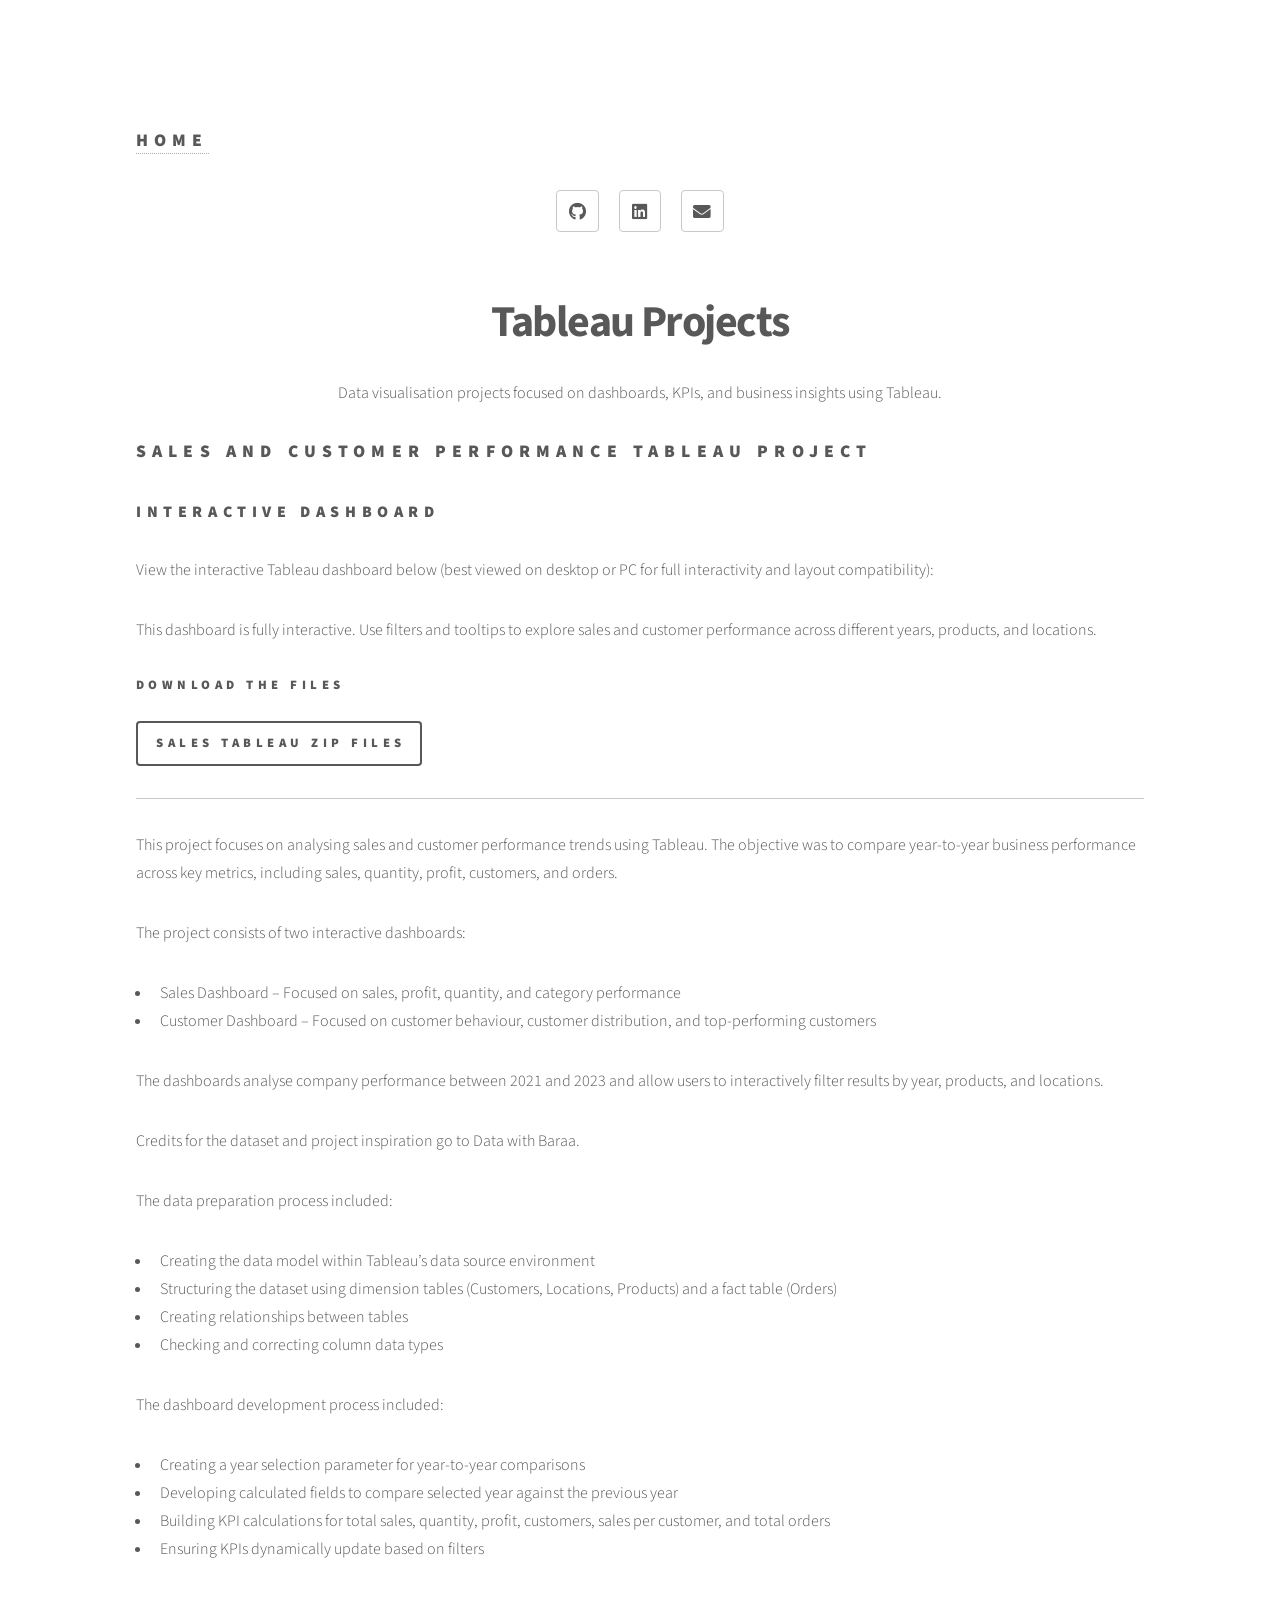
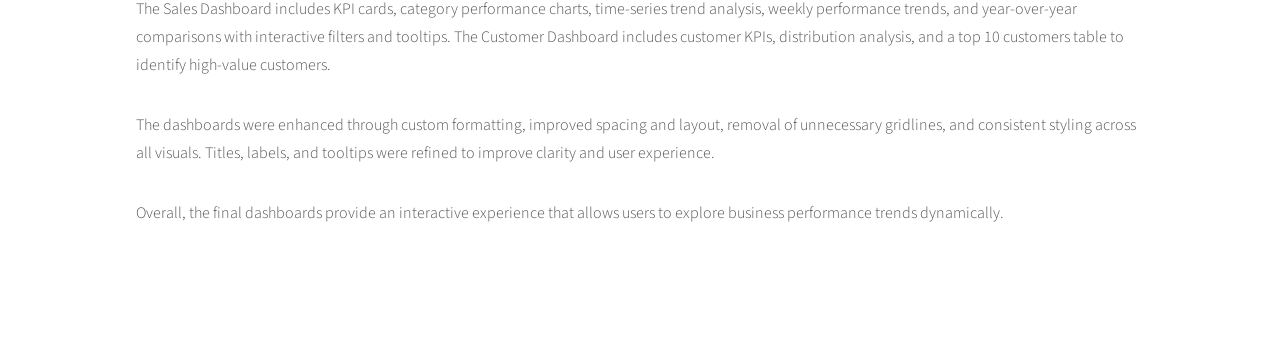
<file: Tableau.html>
<html>

<head>

<title>Tableau Projects</title>

<meta charset="utf-8" />

<meta name="viewport" content="width=device-width, initial-scale=1, user-scalable=no" />

<link rel="stylesheet" href="assets/css/main.css" />

</head>



<body class="is-preload">


<div id="wrapper">


<header id="header">

<div class="inner">


<h2><a href="index.html">Home</a></h2>


<div class="social-links">


<a href="https://github.com/Mika-iel" target="_blank" class="icon brands style2 fa-github">
<span class="label">GitHub</span>
</a>


<a href="https://www.linkedin.com/in/mosman3856/" target="_blank" class="icon brands style2 fa-linkedin">
<span class="label">LinkedIn</span>
</a>


<a href="mailto:mikosm826@gmail.com" class="icon solid style2 fa-envelope">
<span class="label">Email</span>
</a>


</div>


</div>

</header>





<div id="main">


<div class="inner">


<header class="major">


<h1>Tableau Projects</h1>


<p>
Data visualisation projects focused on dashboards, KPIs, and business insights
using Tableau.
</p>


</header>





<section>

<h2>Sales and Customer Performance Tableau Project</h2>

<h3>Interactive Dashboard</h3>

<p>

View the interactive Tableau dashboard below (best viewed on desktop or PC for full interactivity and layout compatibility):
</p>
</p>

<p>
This dashboard is fully interactive. Use filters and tooltips to explore sales and customer performance across different years, products, and locations.
</p>

<div class='tableauPlaceholder' id='viz1782902499566' style='position: relative'>
<noscript>
<a href='#'>
<img alt='Sales Dashboard'
src='https://public.tableau.com/static/images/Pr/Project101_17826714123150/SalesDashboard/1_rss.png'
style='border: none' />
</a>
</noscript>

<object class='tableauViz' style='display:none;'>

<param name='host_url' value='https%3A%2F%2Fpublic.tableau.com%2F' />
<param name='embed_code_version' value='3' />
<param name='site_root' value='' />
<param name='name' value='Project101_17826714123150/SalesDashboard' />
<param name='tabs' value='no' />
<param name='toolbar' value='yes' />
<param name='static_image' value='https://public.tableau.com/static/images/Pr/Project101_17826714123150/SalesDashboard/1.png' />
<param name='animate_transition' value='yes' />
<param name='display_static_image' value='yes' />
<param name='display_spinner' value='yes' />
<param name='display_overlay' value='yes' />
<param name='display_count' value='yes' />
<param name='language' value='en-US' />

</object>
</div>

<script type='text/javascript'>
var divElement = document.getElementById('viz1782902499566');
var vizElement = divElement.getElementsByTagName('object')[0];

if (divElement.offsetWidth > 800) {
    vizElement.style.width='1200px';
    vizElement.style.height='827px';
} else if (divElement.offsetWidth > 500) {
    vizElement.style.width='1200px';
    vizElement.style.height='827px';
} else {
    vizElement.style.width='100%';
    vizElement.style.height='2477px';
}

var scriptElement = document.createElement('script');
scriptElement.src = 'https://public.tableau.com/javascripts/api/viz_v1.js';
vizElement.parentNode.insertBefore(scriptElement, vizElement);
</script>

<h4>Download the files</h4>
<a href="Sales_Tableau.zip" class="button" download>
Sales Tableau Zip Files
</a>
<hr />


<p>
This project focuses on analysing sales and customer performance trends using Tableau. The objective was to compare year-to-year business performance across key metrics, including sales, quantity, profit, customers, and orders.
</p>

<p>
The project consists of two interactive dashboards:
</p>

<ul>

<li>Sales Dashboard – Focused on sales, profit, quantity, and category performance</li>

<li>Customer Dashboard – Focused on customer behaviour, customer distribution, and top-performing customers</li>

</ul>

<p>
The dashboards analyse company performance between 2021 and 2023 and allow users to interactively filter results by year, products, and locations.
</p>

<p>
Credits for the dataset and project inspiration go to Data with Baraa.
</p>

<p>
The data preparation process included:
</p>

<ul>

<li>Creating the data model within Tableau’s data source environment</li>

<li>Structuring the dataset using dimension tables (Customers, Locations, Products) and a fact table (Orders)</li>

<li>Creating relationships between tables</li>

<li>Checking and correcting column data types</li>

</ul>

<p>
The dashboard development process included:
</p>

<ul>

<li>Creating a year selection parameter for year-to-year comparisons</li>

<li>Developing calculated fields to compare selected year against the previous year</li>

<li>Building KPI calculations for total sales, quantity, profit, customers, sales per customer, and total orders</li>

<li>Ensuring KPIs dynamically update based on filters</li>

</ul>

<p>
The Sales Dashboard includes KPI cards, category performance charts, time-series trend analysis, weekly performance trends, and year-over-year comparisons with interactive filters and tooltips.

The Customer Dashboard includes customer KPIs, distribution analysis, and a top 10 customers table to identify high-value customers.
</p>

<p>
The dashboards were enhanced through custom formatting, improved spacing and layout, removal of unnecessary gridlines, and consistent styling across all visuals. Titles, labels, and tooltips were refined to improve clarity and user experience.
</p>

<p>
Overall, the final dashboards provide an interactive experience that allows users to explore business performance trends dynamically.
</p>

</section>
</file>
<file: assets/css/noscript.css>
/*
	Phantom by HTML5 UP
	html5up.net | @ajlkn
	Free for personal and commercial use under the CCA 3.0 license (html5up.net/license)
*/

/* Tiles */

	body.is-preload .tiles article {
		-moz-transform: none;
		-webkit-transform: none;
		-ms-transform: none;
		transform: none;
		opacity: 1;
	}
</file>
<file: assets/css/main.css>
@import url(fontawesome-all.min.css);
@import url("https://fonts.googleapis.com/css?family=Source+Sans+Pro:300,700,900");

/*
	Phantom by HTML5 UP
	html5up.net | @ajlkn
	Free for personal and commercial use under the CCA 3.0 license (html5up.net/license)
*/

html, body, div, span, applet, object,
iframe, h1, h2, h3, h4, h5, h6, p, blockquote,
pre, a, abbr, acronym, address, big, cite,
code, del, dfn, em, img, ins, kbd, q, s, samp,
small, strike, strong, sub, sup, tt, var, b,
u, i, center, dl, dt, dd, ol, ul, li, fieldset,
form, label, legend, table, caption, tbody,
tfoot, thead, tr, th, td, article, aside,
canvas, details, embed, figure, figcaption,
footer, header, hgroup, menu, nav, output, ruby,
section, summary, time, mark, audio, video {
	margin: 0;
	padding: 0;
	border: 0;
	font-size: 100%;
	font: inherit;
	vertical-align: baseline;}

article, aside, details, figcaption, figure,
footer, header, hgroup, menu, nav, section {
	display: block;}

body {
	line-height: 1;
}

ol, ul {
	list-style: none;
}

blockquote, q {
	quotes: none;
}

	blockquote:before, blockquote:after, q:before, q:after {
		content: '';
		content: none;
	}

table {
	border-collapse: collapse;
	border-spacing: 0;
}

body {
	-webkit-text-size-adjust: none;
}

mark {
	background-color: transparent;
	color: inherit;
}

input::-moz-focus-inner {
	border: 0;
	padding: 0;
}

input, select, textarea {
	-moz-appearance: none;
	-webkit-appearance: none;
	-ms-appearance: none;
	appearance: none;
}

/* Basic */

	@-ms-viewport {
		width: device-width;
	}

	body {
		-ms-overflow-style: scrollbar;
	}

	@media screen and (max-width: 480px) {

		html, body {
			min-width: 320px;
		}

	}

	html {
		box-sizing: border-box;
	}

	*, *:before, *:after {
		box-sizing: inherit;
	}

	body {
		background: #ffffff;
	}

		body.is-preload *, body.is-preload *:before, body.is-preload *:after {
			-moz-animation: none !important;
			-webkit-animation: none !important;
			-ms-animation: none !important;
			animation: none !important;
			-moz-transition: none !important;
			-webkit-transition: none !important;
			-ms-transition: none !important;
			transition: none !important;
		}

/* Type */

	body, input, select, textarea {
		color: #585858;
		font-family: "Source Sans Pro", Helvetica, sans-serif;
		font-size: 16pt;
		font-weight: 300;
		line-height: 1.75;
	}

		@media screen and (max-width: 1680px) {

			body, input, select, textarea {
				font-size: 14pt;
			}

		}

		@media screen and (max-width: 1280px) {

			body, input, select, textarea {
				font-size: 12pt;
			}

		}

	a {
		-moz-transition: border-bottom-color 0.2s ease, color 0.2s ease;
		-webkit-transition: border-bottom-color 0.2s ease, color 0.2s ease;
		-ms-transition: border-bottom-color 0.2s ease, color 0.2s ease;
		transition: border-bottom-color 0.2s ease, color 0.2s ease;
		text-decoration: none;
		color: #585858;
		border-bottom: dotted 1px rgba(88, 88, 88, 0.5);
	}

		a:hover {
			border-bottom-color: transparent;
			color: #f2849e !important;
		}

	strong, b {
		font-weight: 900;
	}

	em, i {
		font-style: italic;
	}

	p {
		margin: 0 0 2em 0;
	}

	h1 {
		font-size: 2.75em;
		font-weight: 700;
		line-height: 1.3;
		margin: 0 0 1em 0;
		letter-spacing: -0.035em;
	}

		h1 a {
			color: inherit;
		}

		@media screen and (max-width: 736px) {

			h1 {
				font-size: 2em;
				margin: 0 0 1em 0;
			}

		}

		@media screen and (max-width: 360px) {

			h1 {
				font-size: 1.75em;
			}

		}

	h2, h3, h4, h5, h6 {
		font-weight: 900;
		line-height: 1.5;
		margin: 0 0 2em 0;
		text-transform: uppercase;
		letter-spacing: 0.35em;
	}

		h2 a, h3 a, h4 a, h5 a, h6 a {
			color: inherit;
		}

	h2 {
		font-size: 1.1em;
	}

	h3 {
		font-size: 1em;
	}

	h4 {
		font-size: 0.8em;
	}

	h5 {
		font-size: 0.8em;
	}

	h6 {
		font-size: 0.8em;
	}

	@media screen and (max-width: 980px) {

		h1 br, h2 br, h3 br, h4 br, h5 br, h6 br {
			display: none;
		}

	}

	@media screen and (max-width: 736px) {

		h2 {
			font-size: 1em;
		}

		h3 {
			font-size: 0.8em;
		}

	}

	sub {
		font-size: 0.8em;
		position: relative;
		top: 0.5em;
	}

	sup {
		font-size: 0.8em;
		position: relative;
		top: -0.5em;
	}

	blockquote {
		border-left: solid 4px #c9c9c9;
		font-style: italic;
		margin: 0 0 2em 0;
		padding: 0.5em 0 0.5em 2em;
	}

	code {
		background: rgba(144, 144, 144, 0.075);
		border-radius: 4px;
		border: solid 1px #c9c9c9;
		font-family: "Courier New", monospace;
		font-size: 0.9em;
		margin: 0 0.25em;
		padding: 0.25em 0.65em;
	}

	pre {
		-webkit-overflow-scrolling: touch;
		font-family: "Courier New", monospace;
		font-size: 0.9em;
		margin: 0 0 2em 0;
	}

		pre code {
			display: block;
			line-height: 1.75;
			padding: 1em 1.5em;
			overflow-x: auto;
		}

	hr {
		border: 0;
		border-bottom: solid 1px #c9c9c9;
		margin: 2em 0;
	}

		hr.major {
			margin: 3em 0;
		}

	.align-left {
		text-align: left;
	}

	.align-center {
		text-align: center;
	}

	.align-right {
		text-align: right;
	}

/* Row */

	.row {
		display: flex;
		flex-wrap: wrap;
		box-sizing: border-box;
		align-items: stretch;
	}

		.row > * {
			box-sizing: border-box;
		}

		.row.gtr-uniform > * > :last-child {
			margin-bottom: 0;
		}

		.row.aln-left {
			justify-content: flex-start;
		}

		.row.aln-center {
			justify-content: center;
		}

		.row.aln-right {
			justify-content: flex-end;
		}

		.row.aln-top {
			align-items: flex-start;
		}

		.row.aln-middle {
			align-items: center;
		}

		.row.aln-bottom {
			align-items: flex-end;
		}

		.row > .imp {
			order: -1;
		}

		.row > .col-1 {
			width: 8.33333%;
		}

		.row > .off-1 {
			margin-left: 8.33333%;
		}

		.row > .col-2 {
			width: 16.66667%;
		}

		.row > .off-2 {
			margin-left: 16.66667%;
		}

		.row > .col-3 {
			width: 25%;
		}

		.row > .off-3 {
			margin-left: 25%;
		}

		.row > .col-4 {
			width: 33.33333%;
		}

		.row > .off-4 {
			margin-left: 33.33333%;
		}

		.row > .col-5 {
			width: 41.66667%;
		}

		.row > .off-5 {
			margin-left: 41.66667%;
		}

		.row > .col-6 {
			width: 50%;
		}

		.row > .off-6 {
			margin-left: 50%;
		}

		.row > .col-7 {
			width: 58.33333%;
		}

		.row > .off-7 {
			margin-left: 58.33333%;
		}

		.row > .col-8 {
			width: 66.66667%;
		}

		.row > .off-8 {
			margin-left: 66.66667%;
		}

		.row > .col-9 {
			width: 75%;
		}

		.row > .off-9 {
			margin-left: 75%;
		}

		.row > .col-10 {
			width: 83.33333%;
		}

		.row > .off-10 {
			margin-left: 83.33333%;
		}

		.row > .col-11 {
			width: 91.66667%;
		}

		.row > .off-11 {
			margin-left: 91.66667%;
		}

		.row > .col-12 {
			width: 100%;
		}

		.row > .off-12 {
			margin-left: 100%;
		}

		.row.gtr-0 {
			margin-top: 0;
			margin-left: 0em;
		}

			.row.gtr-0 > * {
				padding: 0 0 0 0em;
			}

			.row.gtr-0.gtr-uniform {
				margin-top: 0em;
			}

				.row.gtr-0.gtr-uniform > * {
					padding-top: 0em;
				}

		.row.gtr-25 {
			margin-top: 0;
			margin-left: -0.5em;
		}

			.row.gtr-25 > * {
				padding: 0 0 0 0.5em;
			}

			.row.gtr-25.gtr-uniform {
				margin-top: -0.5em;
			}

				.row.gtr-25.gtr-uniform > * {
					padding-top: 0.5em;
				}

		.row.gtr-50 {
			margin-top: 0;
			margin-left: -1em;
		}

			.row.gtr-50 > * {
				padding: 0 0 0 1em;
			}

			.row.gtr-50.gtr-uniform {
				margin-top: -1em;
			}

				.row.gtr-50.gtr-uniform > * {
					padding-top: 1em;
				}

		.row {
			margin-top: 0;
			margin-left: -2em;
		}

			.row > * {
				padding: 0 0 0 2em;
			}

			.row.gtr-uniform {
				margin-top: -2em;
			}

				.row.gtr-uniform > * {
					padding-top: 2em;
				}

		.row.gtr-150 {
			margin-top: 0;
			margin-left: -3em;
		}

			.row.gtr-150 > * {
				padding: 0 0 0 3em;
			}

			.row.gtr-150.gtr-uniform {
				margin-top: -3em;
			}

				.row.gtr-150.gtr-uniform > * {
					padding-top: 3em;
				}

		.row.gtr-200 {
			margin-top: 0;
			margin-left: -4em;
		}

			.row.gtr-200 > * {
				padding: 0 0 0 4em;
			}

			.row.gtr-200.gtr-uniform {
				margin-top: -4em;
			}

				.row.gtr-200.gtr-uniform > * {
					padding-top: 4em;
				}

		@media screen and (max-width: 1680px) {

			.row {
				display: flex;
				flex-wrap: wrap;
				box-sizing: border-box;
				align-items: stretch;
			}

				.row > * {
					box-sizing: border-box;
				}

				.row.gtr-uniform > * > :last-child {
					margin-bottom: 0;
				}

				.row.aln-left {
					justify-content: flex-start;
				}

				.row.aln-center {
					justify-content: center;
				}

				.row.aln-right {
					justify-content: flex-end;
				}

				.row.aln-top {
					align-items: flex-start;
				}

				.row.aln-middle {
					align-items: center;
				}

				.row.aln-bottom {
					align-items: flex-end;
				}

				.row > .imp-xlarge {
					order: -1;
				}

				.row > .col-1-xlarge {
					width: 8.33333%;
				}

				.row > .off-1-xlarge {
					margin-left: 8.33333%;
				}

				.row > .col-2-xlarge {
					width: 16.66667%;
				}

				.row > .off-2-xlarge {
					margin-left: 16.66667%;
				}

				.row > .col-3-xlarge {
					width: 25%;
				}

				.row > .off-3-xlarge {
					margin-left: 25%;
				}

				.row > .col-4-xlarge {
					width: 33.33333%;
				}

				.row > .off-4-xlarge {
					margin-left: 33.33333%;
				}

				.row > .col-5-xlarge {
					width: 41.66667%;
				}

				.row > .off-5-xlarge {
					margin-left: 41.66667%;
				}

				.row > .col-6-xlarge {
					width: 50%;
				}

				.row > .off-6-xlarge {
					margin-left: 50%;
				}

				.row > .col-7-xlarge {
					width: 58.33333%;
				}

				.row > .off-7-xlarge {
					margin-left: 58.33333%;
				}

				.row > .col-8-xlarge {
					width: 66.66667%;
				}

				.row > .off-8-xlarge {
					margin-left: 66.66667%;
				}

				.row > .col-9-xlarge {
					width: 75%;
				}

				.row > .off-9-xlarge {
					margin-left: 75%;
				}

				.row > .col-10-xlarge {
					width: 83.33333%;
				}

				.row > .off-10-xlarge {
					margin-left: 83.33333%;
				}

				.row > .col-11-xlarge {
					width: 91.66667%;
				}

				.row > .off-11-xlarge {
					margin-left: 91.66667%;
				}

				.row > .col-12-xlarge {
					width: 100%;
				}

				.row > .off-12-xlarge {
					margin-left: 100%;
				}

				.row.gtr-0 {
					margin-top: 0;
					margin-left: 0em;
				}

					.row.gtr-0 > * {
						padding: 0 0 0 0em;
					}

					.row.gtr-0.gtr-uniform {
						margin-top: 0em;
					}

						.row.gtr-0.gtr-uniform > * {
							padding-top: 0em;
						}

				.row.gtr-25 {
					margin-top: 0;
					margin-left: -0.5em;
				}

					.row.gtr-25 > * {
						padding: 0 0 0 0.5em;
					}

					.row.gtr-25.gtr-uniform {
						margin-top: -0.5em;
					}

						.row.gtr-25.gtr-uniform > * {
							padding-top: 0.5em;
						}

				.row.gtr-50 {
					margin-top: 0;
					margin-left: -1em;
				}

					.row.gtr-50 > * {
						padding: 0 0 0 1em;
					}

					.row.gtr-50.gtr-uniform {
						margin-top: -1em;
					}

						.row.gtr-50.gtr-uniform > * {
							padding-top: 1em;
						}

				.row {
					margin-top: 0;
					margin-left: -2em;
				}

					.row > * {
						padding: 0 0 0 2em;
					}

					.row.gtr-uniform {
						margin-top: -2em;
					}

						.row.gtr-uniform > * {
							padding-top: 2em;
						}

				.row.gtr-150 {
					margin-top: 0;
					margin-left: -3em;
				}

					.row.gtr-150 > * {
						padding: 0 0 0 3em;
					}

					.row.gtr-150.gtr-uniform {
						margin-top: -3em;
					}

						.row.gtr-150.gtr-uniform > * {
							padding-top: 3em;
						}

				.row.gtr-200 {
					margin-top: 0;
					margin-left: -4em;
				}

					.row.gtr-200 > * {
						padding: 0 0 0 4em;
					}

					.row.gtr-200.gtr-uniform {
						margin-top: -4em;
					}

						.row.gtr-200.gtr-uniform > * {
							padding-top: 4em;
						}

		}

		@media screen and (max-width: 1280px) {

			.row {
				display: flex;
				flex-wrap: wrap;
				box-sizing: border-box;
				align-items: stretch;
			}

				.row > * {
					box-sizing: border-box;
				}

				.row.gtr-uniform > * > :last-child {
					margin-bottom: 0;
				}

				.row.aln-left {
					justify-content: flex-start;
				}

				.row.aln-center {
					justify-content: center;
				}

				.row.aln-right {
					justify-content: flex-end;
				}

				.row.aln-top {
					align-items: flex-start;
				}

				.row.aln-middle {
					align-items: center;
				}

				.row.aln-bottom {
					align-items: flex-end;
				}

				.row > .imp-large {
					order: -1;
				}

				.row > .col-1-large {
					width: 8.33333%;
				}

				.row > .off-1-large {
					margin-left: 8.33333%;
				}

				.row > .col-2-large {
					width: 16.66667%;
				}

				.row > .off-2-large {
					margin-left: 16.66667%;
				}

				.row > .col-3-large {
					width: 25%;
				}

				.row > .off-3-large {
					margin-left: 25%;
				}

				.row > .col-4-large {
					width: 33.33333%;
				}

				.row > .off-4-large {
					margin-left: 33.33333%;
				}

				.row > .col-5-large {
					width: 41.66667%;
				}

				.row > .off-5-large {
					margin-left: 41.66667%;
				}

				.row > .col-6-large {
					width: 50%;
				}

				.row > .off-6-large {
					margin-left: 50%;
				}

				.row > .col-7-large {
					width: 58.33333%;
				}

				.row > .off-7-large {
					margin-left: 58.33333%;
				}

				.row > .col-8-large {
					width: 66.66667%;
				}

				.row > .off-8-large {
					margin-left: 66.66667%;
				}

				.row > .col-9-large {
					width: 75%;
				}

				.row > .off-9-large {
					margin-left: 75%;
				}

				.row > .col-10-large {
					width: 83.33333%;
				}

				.row > .off-10-large {
					margin-left: 83.33333%;
				}

				.row > .col-11-large {
					width: 91.66667%;
				}

				.row > .off-11-large {
					margin-left: 91.66667%;
				}

				.row > .col-12-large {
					width: 100%;
				}

				.row > .off-12-large {
					margin-left: 100%;
				}

				.row.gtr-0 {
					margin-top: 0;
					margin-left: 0em;
				}

					.row.gtr-0 > * {
						padding: 0 0 0 0em;
					}

					.row.gtr-0.gtr-uniform {
						margin-top: 0em;
					}

						.row.gtr-0.gtr-uniform > * {
							padding-top: 0em;
						}

				.row.gtr-25 {
					margin-top: 0;
					margin-left: -0.5em;
				}

					.row.gtr-25 > * {
						padding: 0 0 0 0.5em;
					}

					.row.gtr-25.gtr-uniform {
						margin-top: -0.5em;
					}

						.row.gtr-25.gtr-uniform > * {
							padding-top: 0.5em;
						}

				.row.gtr-50 {
					margin-top: 0;
					margin-left: -1em;
				}

					.row.gtr-50 > * {
						padding: 0 0 0 1em;
					}

					.row.gtr-50.gtr-uniform {
						margin-top: -1em;
					}

						.row.gtr-50.gtr-uniform > * {
							padding-top: 1em;
						}

				.row {
					margin-top: 0;
					margin-left: -2em;
				}

					.row > * {
						padding: 0 0 0 2em;
					}

					.row.gtr-uniform {
						margin-top: -2em;
					}

						.row.gtr-uniform > * {
							padding-top: 2em;
						}

				.row.gtr-150 {
					margin-top: 0;
					margin-left: -3em;
				}

					.row.gtr-150 > * {
						padding: 0 0 0 3em;
					}

					.row.gtr-150.gtr-uniform {
						margin-top: -3em;
					}

						.row.gtr-150.gtr-uniform > * {
							padding-top: 3em;
						}

				.row.gtr-200 {
					margin-top: 0;
					margin-left: -4em;
				}

					.row.gtr-200 > * {
						padding: 0 0 0 4em;
					}

					.row.gtr-200.gtr-uniform {
						margin-top: -4em;
					}

						.row.gtr-200.gtr-uniform > * {
							padding-top: 4em;
						}

		}

		@media screen and (max-width: 980px) {

			.row {
				display: flex;
				flex-wrap: wrap;
				box-sizing: border-box;
				align-items: stretch;
			}

				.row > * {
					box-sizing: border-box;
				}

				.row.gtr-uniform > * > :last-child {
					margin-bottom: 0;
				}

				.row.aln-left {
					justify-content: flex-start;
				}

				.row.aln-center {
					justify-content: center;
				}

				.row.aln-right {
					justify-content: flex-end;
				}

				.row.aln-top {
					align-items: flex-start;
				}

				.row.aln-middle {
					align-items: center;
				}

				.row.aln-bottom {
					align-items: flex-end;
				}

				.row > .imp-medium {
					order: -1;
				}

				.row > .col-1-medium {
					width: 8.33333%;
				}

				.row > .off-1-medium {
					margin-left: 8.33333%;
				}

				.row > .col-2-medium {
					width: 16.66667%;
				}

				.row > .off-2-medium {
					margin-left: 16.66667%;
				}

				.row > .col-3-medium {
					width: 25%;
				}

				.row > .off-3-medium {
					margin-left: 25%;
				}

				.row > .col-4-medium {
					width: 33.33333%;
				}

				.row > .off-4-medium {
					margin-left: 33.33333%;
				}

				.row > .col-5-medium {
					width: 41.66667%;
				}

				.row > .off-5-medium {
					margin-left: 41.66667%;
				}

				.row > .col-6-medium {
					width: 50%;
				}

				.row > .off-6-medium {
					margin-left: 50%;
				}

				.row > .col-7-medium {
					width: 58.33333%;
				}

				.row > .off-7-medium {
					margin-left: 58.33333%;
				}

				.row > .col-8-medium {
					width: 66.66667%;
				}

				.row > .off-8-medium {
					margin-left: 66.66667%;
				}

				.row > .col-9-medium {
					width: 75%;
				}

				.row > .off-9-medium {
					margin-left: 75%;
				}

				.row > .col-10-medium {
					width: 83.33333%;
				}

				.row > .off-10-medium {
					margin-left: 83.33333%;
				}

				.row > .col-11-medium {
					width: 91.66667%;
				}

				.row > .off-11-medium {
					margin-left: 91.66667%;
				}

				.row > .col-12-medium {
					width: 100%;
				}

				.row > .off-12-medium {
					margin-left: 100%;
				}

				.row.gtr-0 {
					margin-top: 0;
					margin-left: 0em;
				}

					.row.gtr-0 > * {
						padding: 0 0 0 0em;
					}

					.row.gtr-0.gtr-uniform {
						margin-top: 0em;
					}

						.row.gtr-0.gtr-uniform > * {
							padding-top: 0em;
						}

				.row.gtr-25 {
					margin-top: 0;
					margin-left: -0.375em;
				}

					.row.gtr-25 > * {
						padding: 0 0 0 0.375em;
					}

					.row.gtr-25.gtr-uniform {
						margin-top: -0.375em;
					}

						.row.gtr-25.gtr-uniform > * {
							padding-top: 0.375em;
						}

				.row.gtr-50 {
					margin-top: 0;
					margin-left: -0.75em;
				}

					.row.gtr-50 > * {
						padding: 0 0 0 0.75em;
					}

					.row.gtr-50.gtr-uniform {
						margin-top: -0.75em;
					}

						.row.gtr-50.gtr-uniform > * {
							padding-top: 0.75em;
						}

				.row {
					margin-top: 0;
					margin-left: -1.5em;
				}

					.row > * {
						padding: 0 0 0 1.5em;
					}

					.row.gtr-uniform {
						margin-top: -1.5em;
					}

						.row.gtr-uniform > * {
							padding-top: 1.5em;
						}

				.row.gtr-150 {
					margin-top: 0;
					margin-left: -2.25em;
				}

					.row.gtr-150 > * {
						padding: 0 0 0 2.25em;
					}

					.row.gtr-150.gtr-uniform {
						margin-top: -2.25em;
					}

						.row.gtr-150.gtr-uniform > * {
							padding-top: 2.25em;
						}

				.row.gtr-200 {
					margin-top: 0;
					margin-left: -3em;
				}

					.row.gtr-200 > * {
						padding: 0 0 0 3em;
					}

					.row.gtr-200.gtr-uniform {
						margin-top: -3em;
					}

						.row.gtr-200.gtr-uniform > * {
							padding-top: 3em;
						}

		}

		@media screen and (max-width: 736px) {

			.row {
				display: flex;
				flex-wrap: wrap;
				box-sizing: border-box;
				align-items: stretch;
			}

				.row > * {
					box-sizing: border-box;
				}

				.row.gtr-uniform > * > :last-child {
					margin-bottom: 0;
				}

				.row.aln-left {
					justify-content: flex-start;
				}

				.row.aln-center {
					justify-content: center;
				}

				.row.aln-right {
					justify-content: flex-end;
				}

				.row.aln-top {
					align-items: flex-start;
				}

				.row.aln-middle {
					align-items: center;
				}

				.row.aln-bottom {
					align-items: flex-end;
				}

				.row > .imp-small {
					order: -1;
				}

				.row > .col-1-small {
					width: 8.33333%;
				}

				.row > .off-1-small {
					margin-left: 8.33333%;
				}

				.row > .col-2-small {
					width: 16.66667%;
				}

				.row > .off-2-small {
					margin-left: 16.66667%;
				}

				.row > .col-3-small {
					width: 25%;
				}

				.row > .off-3-small {
					margin-left: 25%;
				}

				.row > .col-4-small {
					width: 33.33333%;
				}

				.row > .off-4-small {
					margin-left: 33.33333%;
				}

				.row > .col-5-small {
					width: 41.66667%;
				}

				.row > .off-5-small {
					margin-left: 41.66667%;
				}

				.row > .col-6-small {
					width: 50%;
				}

				.row > .off-6-small {
					margin-left: 50%;
				}

				.row > .col-7-small {
					width: 58.33333%;
				}

				.row > .off-7-small {
					margin-left: 58.33333%;
				}

				.row > .col-8-small {
					width: 66.66667%;
				}

				.row > .off-8-small {
					margin-left: 66.66667%;
				}

				.row > .col-9-small {
					width: 75%;
				}

				.row > .off-9-small {
					margin-left: 75%;
				}

				.row > .col-10-small {
					width: 83.33333%;
				}

				.row > .off-10-small {
					margin-left: 83.33333%;
				}

				.row > .col-11-small {
					width: 91.66667%;
				}

				.row > .off-11-small {
					margin-left: 91.66667%;
				}

				.row > .col-12-small {
					width: 100%;
				}

				.row > .off-12-small {
					margin-left: 100%;
				}

				.row.gtr-0 {
					margin-top: 0;
					margin-left: 0em;
				}

					.row.gtr-0 > * {
						padding: 0 0 0 0em;
					}

					.row.gtr-0.gtr-uniform {
						margin-top: 0em;
					}

						.row.gtr-0.gtr-uniform > * {
							padding-top: 0em;
						}

				.row.gtr-25 {
					margin-top: 0;
					margin-left: -0.25em;
				}

					.row.gtr-25 > * {
						padding: 0 0 0 0.25em;
					}

					.row.gtr-25.gtr-uniform {
						margin-top: -0.25em;
					}

						.row.gtr-25.gtr-uniform > * {
							padding-top: 0.25em;
						}

				.row.gtr-50 {
					margin-top: 0;
					margin-left: -0.5em;
				}

					.row.gtr-50 > * {
						padding: 0 0 0 0.5em;
					}

					.row.gtr-50.gtr-uniform {
						margin-top: -0.5em;
					}

						.row.gtr-50.gtr-uniform > * {
							padding-top: 0.5em;
						}

				.row {
					margin-top: 0;
					margin-left: -1em;
				}

					.row > * {
						padding: 0 0 0 1em;
					}

					.row.gtr-uniform {
						margin-top: -1em;
					}

						.row.gtr-uniform > * {
							padding-top: 1em;
						}

				.row.gtr-150 {
					margin-top: 0;
					margin-left: -1.5em;
				}

					.row.gtr-150 > * {
						padding: 0 0 0 1.5em;
					}

					.row.gtr-150.gtr-uniform {
						margin-top: -1.5em;
					}

						.row.gtr-150.gtr-uniform > * {
							padding-top: 1.5em;
						}

				.row.gtr-200 {
					margin-top: 0;
					margin-left: -2em;
				}

					.row.gtr-200 > * {
						padding: 0 0 0 2em;
					}

					.row.gtr-200.gtr-uniform {
						margin-top: -2em;
					}

						.row.gtr-200.gtr-uniform > * {
							padding-top: 2em;
						}

		}

		@media screen and (max-width: 480px) {

			.row {
				display: flex;
				flex-wrap: wrap;
				box-sizing: border-box;
				align-items: stretch;
			}

				.row > * {
					box-sizing: border-box;
				}

				.row.gtr-uniform > * > :last-child {
					margin-bottom: 0;
				}

				.row.aln-left {
					justify-content: flex-start;
				}

				.row.aln-center {
					justify-content: center;
				}

				.row.aln-right {
					justify-content: flex-end;
				}

				.row.aln-top {
					align-items: flex-start;
				}

				.row.aln-middle {
					align-items: center;
				}

				.row.aln-bottom {
					align-items: flex-end;
				}

				.row > .imp-xsmall {
					order: -1;
				}

				.row > .col-1-xsmall {
					width: 8.33333%;
				}

				.row > .off-1-xsmall {
					margin-left: 8.33333%;
				}

				.row > .col-2-xsmall {
					width: 16.66667%;
				}

				.row > .off-2-xsmall {
					margin-left: 16.66667%;
				}

				.row > .col-3-xsmall {
					width: 25%;
				}

				.row > .off-3-xsmall {
					margin-left: 25%;
				}

				.row > .col-4-xsmall {
					width: 33.33333%;
				}

				.row > .off-4-xsmall {
					margin-left: 33.33333%;
				}

				.row > .col-5-xsmall {
					width: 41.66667%;
				}

				.row > .off-5-xsmall {
					margin-left: 41.66667%;
				}

				.row > .col-6-xsmall {
					width: 50%;
				}

				.row > .off-6-xsmall {
					margin-left: 50%;
				}

				.row > .col-7-xsmall {
					width: 58.33333%;
				}

				.row > .off-7-xsmall {
					margin-left: 58.33333%;
				}

				.row > .col-8-xsmall {
					width: 66.66667%;
				}

				.row > .off-8-xsmall {
					margin-left: 66.66667%;
				}

				.row > .col-9-xsmall {
					width: 75%;
				}

				.row > .off-9-xsmall {
					margin-left: 75%;
				}

				.row > .col-10-xsmall {
					width: 83.33333%;
				}

				.row > .off-10-xsmall {
					margin-left: 83.33333%;
				}

				.row > .col-11-xsmall {
					width: 91.66667%;
				}

				.row > .off-11-xsmall {
					margin-left: 91.66667%;
				}

				.row > .col-12-xsmall {
					width: 100%;
				}

				.row > .off-12-xsmall {
					margin-left: 100%;
				}

				.row.gtr-0 {
					margin-top: 0;
					margin-left: 0em;
				}

					.row.gtr-0 > * {
						padding: 0 0 0 0em;
					}

					.row.gtr-0.gtr-uniform {
						margin-top: 0em;
					}

						.row.gtr-0.gtr-uniform > * {
							padding-top: 0em;
						}

				.row.gtr-25 {
					margin-top: 0;
					margin-left: -0.25em;
				}

					.row.gtr-25 > * {
						padding: 0 0 0 0.25em;
					}

					.row.gtr-25.gtr-uniform {
						margin-top: -0.25em;
					}

						.row.gtr-25.gtr-uniform > * {
							padding-top: 0.25em;
						}

				.row.gtr-50 {
					margin-top: 0;
					margin-left: -0.5em;
				}

					.row.gtr-50 > * {
						padding: 0 0 0 0.5em;
					}

					.row.gtr-50.gtr-uniform {
						margin-top: -0.5em;
					}

						.row.gtr-50.gtr-uniform > * {
							padding-top: 0.5em;
						}

				.row {
					margin-top: 0;
					margin-left: -1em;
				}

					.row > * {
						padding: 0 0 0 1em;
					}

					.row.gtr-uniform {
						margin-top: -1em;
					}

						.row.gtr-uniform > * {
							padding-top: 1em;
						}

				.row.gtr-150 {
					margin-top: 0;
					margin-left: -1.5em;
				}

					.row.gtr-150 > * {
						padding: 0 0 0 1.5em;
					}

					.row.gtr-150.gtr-uniform {
						margin-top: -1.5em;
					}

						.row.gtr-150.gtr-uniform > * {
							padding-top: 1.5em;
						}

				.row.gtr-200 {
					margin-top: 0;
					margin-left: -2em;
				}

					.row.gtr-200 > * {
						padding: 0 0 0 2em;
					}

					.row.gtr-200.gtr-uniform {
						margin-top: -2em;
					}

						.row.gtr-200.gtr-uniform > * {
							padding-top: 2em;
						}

		}

/* Section/Article */

	section.special, article.special {
		text-align: center;
	}

	header p {
		margin-top: -1em;
	}

	@media screen and (max-width: 736px) {

		header p {
			margin-top: 0;
		}

	}

/* Icon */

	.icon {
		text-decoration: none;
		border-bottom: none;
		position: relative;
	}

		.icon:before {
			-moz-osx-font-smoothing: grayscale;
			-webkit-font-smoothing: antialiased;
			display: inline-block;
			font-style: normal;
			font-variant: normal;
			text-rendering: auto;
			line-height: 1;
			text-transform: none !important;
			font-family: 'Font Awesome 5 Free';
			font-weight: 400;
		}

		.icon > .label {
			display: none;
		}

		.icon:before {
			line-height: inherit;
		}

		.icon.solid:before {
			font-weight: 900;
		}

		.icon.brands:before {
			font-family: 'Font Awesome 5 Brands';
		}

		.icon.style2 {
			-moz-transition: background-color 0.2s ease-in-out, color 0.2s ease-in-out, border-color 0.2s ease-in-out;
			-webkit-transition: background-color 0.2s ease-in-out, color 0.2s ease-in-out, border-color 0.2s ease-in-out;
			-ms-transition: background-color 0.2s ease-in-out, color 0.2s ease-in-out, border-color 0.2s ease-in-out;
			transition: background-color 0.2s ease-in-out, color 0.2s ease-in-out, border-color 0.2s ease-in-out;
			background-color: transparent;
			border: solid 1px #c9c9c9;
			border-radius: 4px;
			width: 2.65em;
			height: 2.65em;
			display: inline-block;
			text-align: center;
			line-height: 2.65em;
			color: inherit;
		}

			.icon.style2:before {
				font-size: 1.1em;
			}

			.icon.style2:hover {
				color: #f2849e;
				border-color: #f2849e;
			}

			.icon.style2:active {
				background-color: rgba(242, 132, 158, 0.1);
			}

/* List */

	ol {
		list-style: decimal;
		margin: 0 0 2em 0;
		padding-left: 1.25em;
	}

		ol li {
			padding-left: 0.25em;
		}

	ul {
		list-style: disc;
		margin: 0 0 2em 0;
		padding-left: 1em;
	}

		ul li {
			padding-left: 0.5em;
		}

		ul.alt {
			list-style: none;
			padding-left: 0;
		}

			ul.alt li {
				border-top: solid 1px #c9c9c9;
				padding: 0.5em 0;
			}

				ul.alt li:first-child {
					border-top: 0;
					padding-top: 0;
				}

	dl {
		margin: 0 0 2em 0;
	}

		dl dt {
			display: block;
			font-weight: 900;
			margin: 0 0 1em 0;
		}

		dl dd {
			margin-left: 2em;
		}

/* Actions */

	ul.actions {
		display: -moz-flex;
		display: -webkit-flex;
		display: -ms-flex;
		display: flex;
		cursor: default;
		list-style: none;
		margin-left: -1em;
		padding-left: 0;
	}

		ul.actions li {
			padding: 0 0 0 1em;
			vertical-align: middle;
		}

		ul.actions.special {
			-moz-justify-content: center;
			-webkit-justify-content: center;
			-ms-justify-content: center;
			justify-content: center;
			width: 100%;
			margin-left: 0;
		}

			ul.actions.special li:first-child {
				padding-left: 0;
			}

		ul.actions.stacked {
			-moz-flex-direction: column;
			-webkit-flex-direction: column;
			-ms-flex-direction: column;
			flex-direction: column;
			margin-left: 0;
		}

			ul.actions.stacked li {
				padding: 1.3em 0 0 0;
			}

				ul.actions.stacked li:first-child {
					padding-top: 0;
				}

		ul.actions.fit {
			width: calc(100% + 1em);
		}

			ul.actions.fit li {
				-moz-flex-grow: 1;
				-webkit-flex-grow: 1;
				-ms-flex-grow: 1;
				flex-grow: 1;
				-moz-flex-shrink: 1;
				-webkit-flex-shrink: 1;
				-ms-flex-shrink: 1;
				flex-shrink: 1;
				width: 100%;
			}

				ul.actions.fit li > * {
					width: 100%;
				}

			ul.actions.fit.stacked {
				width: 100%;
			}

		@media screen and (max-width: 480px) {

			ul.actions:not(.fixed) {
				-moz-flex-direction: column;
				-webkit-flex-direction: column;
				-ms-flex-direction: column;
				flex-direction: column;
				margin-left: 0;
				width: 100% !important;
			}

				ul.actions:not(.fixed) li {
					-moz-flex-grow: 1;
					-webkit-flex-grow: 1;
					-ms-flex-grow: 1;
					flex-grow: 1;
					-moz-flex-shrink: 1;
					-webkit-flex-shrink: 1;
					-ms-flex-shrink: 1;
					flex-shrink: 1;
					padding: 1em 0 0 0;
					text-align: center;
					width: 100%;
				}

					ul.actions:not(.fixed) li > * {
						width: 100%;
					}

					ul.actions:not(.fixed) li:first-child {
						padding-top: 0;
					}

					ul.actions:not(.fixed) li input[type="submit"],
					ul.actions:not(.fixed) li input[type="reset"],
					ul.actions:not(.fixed) li input[type="button"],
					ul.actions:not(.fixed) li button,
					ul.actions:not(.fixed) li .button {
						width: 100%;
					}

						ul.actions:not(.fixed) li input[type="submit"].icon:before,
						ul.actions:not(.fixed) li input[type="reset"].icon:before,
						ul.actions:not(.fixed) li input[type="button"].icon:before,
						ul.actions:not(.fixed) li button.icon:before,
						ul.actions:not(.fixed) li .button.icon:before {
							margin-left: -0.5rem;
						}

		}

/* Icons */

	ul.icons {
		cursor: default;
		list-style: none;
		padding-left: 0;
		margin: -1em 0 2em -1em;
	}

		ul.icons li {
			display: inline-block;
			padding: 1em 0 0 1em;
		}

/* Form */

	form {
		margin: 0 0 2em 0;
		overflow-x: hidden;
	}

		form > :last-child {
			margin-bottom: 0;
		}

		form > .fields {
			display: -moz-flex;
			display: -webkit-flex;
			display: -ms-flex;
			display: flex;
			-moz-flex-wrap: wrap;
			-webkit-flex-wrap: wrap;
			-ms-flex-wrap: wrap;
			flex-wrap: wrap;
			width: calc(100% + 3em);
			margin: -1.5em 0 2em -1.5em;
		}

			form > .fields > .field {
				-moz-flex-grow: 0;
				-webkit-flex-grow: 0;
				-ms-flex-grow: 0;
				flex-grow: 0;
				-moz-flex-shrink: 0;
				-webkit-flex-shrink: 0;
				-ms-flex-shrink: 0;
				flex-shrink: 0;
				padding: 1.5em 0 0 1.5em;
				width: calc(100% - 1.5em);
			}

				form > .fields > .field.half {
					width: calc(50% - 0.75em);
				}

				form > .fields > .field.third {
					width: calc(100%/3 - 0.5em);
				}

				form > .fields > .field.quarter {
					width: calc(25% - 0.375em);
				}

		@media screen and (max-width: 480px) {

			form > .fields {
				width: calc(100% + 3em);
				margin: -1.5em 0 2em -1.5em;
			}

				form > .fields > .field {
					padding: 1.5em 0 0 1.5em;
					width: calc(100% - 1.5em);
				}

					form > .fields > .field.half {
						width: calc(100% - 1.5em);
					}

					form > .fields > .field.third {
						width: calc(100% - 1.5em);
					}

					form > .fields > .field.quarter {
						width: calc(100% - 1.5em);
					}

		}

	label {
		display: block;
		font-size: 0.9em;
		font-weight: 900;
		margin: 0 0 1em 0;
	}

	input[type="text"],
	input[type="password"],
	input[type="email"],
	input[type="tel"],
	select,
	textarea {
		-moz-appearance: none;
		-webkit-appearance: none;
		-ms-appearance: none;
		appearance: none;
		background-color: transparent;
		border: none;
		border-radius: 0;
		border-bottom: solid 1px #c9c9c9;
		color: inherit;
		display: block;
		outline: 0;
		padding: 0;
		text-decoration: none;
		width: 100%;
	}

		input[type="text"]:invalid,
		input[type="password"]:invalid,
		input[type="email"]:invalid,
		input[type="tel"]:invalid,
		select:invalid,
		textarea:invalid {
			box-shadow: none;
		}

		input[type="text"]:focus,
		input[type="password"]:focus,
		input[type="email"]:focus,
		input[type="tel"]:focus,
		select:focus,
		textarea:focus {
			border-bottom-color: #f2849e;
			box-shadow: inset 0 -1px 0 0 #f2849e;
		}

	select {
		background-image: url("data:image/svg+xml;charset=utf8,%3Csvg xmlns='http://www.w3.org/2000/svg' width='40' height='40' preserveAspectRatio='none' viewBox='0 0 40 40'%3E%3Cpath d='M9.4,12.3l10.4,10.4l10.4-10.4c0.2-0.2,0.5-0.4,0.9-0.4c0.3,0,0.6,0.1,0.9,0.4l3.3,3.3c0.2,0.2,0.4,0.5,0.4,0.9 c0,0.4-0.1,0.6-0.4,0.9L20.7,31.9c-0.2,0.2-0.5,0.4-0.9,0.4c-0.3,0-0.6-0.1-0.9-0.4L4.3,17.3c-0.2-0.2-0.4-0.5-0.4-0.9 c0-0.4,0.1-0.6,0.4-0.9l3.3-3.3c0.2-0.2,0.5-0.4,0.9-0.4S9.1,12.1,9.4,12.3z' fill='%23c9c9c9' /%3E%3C/svg%3E");
		background-size: 1.25rem;
		background-repeat: no-repeat;
		background-position: calc(100% - 1rem) center;
		height: 3em;
		padding-right: 3em;
		text-overflow: ellipsis;
	}

		select option {
			background: #ffffff;
		}

		select:focus::-ms-value {
			background-color: transparent;
		}

		select::-ms-expand {
			display: none;
		}

	input[type="text"],
	input[type="password"],
	input[type="email"],
	select {
		height: 3em;
	}

	textarea {
		padding: 0;
		min-height: 3.75em;
	}

	input[type="checkbox"],
	input[type="radio"] {
		-moz-appearance: none;
		-webkit-appearance: none;
		-ms-appearance: none;
		appearance: none;
		display: block;
		float: left;
		margin-right: -2em;
		opacity: 0;
		width: 1em;
		z-index: -1;
	}

		input[type="checkbox"] + label,
		input[type="radio"] + label {
			text-decoration: none;
			color: #585858;
			cursor: pointer;
			display: inline-block;
			font-size: 1em;
			font-weight: 300;
			padding-left: 2.55em;
			padding-right: 0.75em;
			position: relative;
		}

			input[type="checkbox"] + label:before,
			input[type="radio"] + label:before {
				-moz-osx-font-smoothing: grayscale;
				-webkit-font-smoothing: antialiased;
				display: inline-block;
				font-style: normal;
				font-variant: normal;
				text-rendering: auto;
				line-height: 1;
				text-transform: none !important;
				font-family: 'Font Awesome 5 Free';
				font-weight: 900;
			}

			input[type="checkbox"] + label:before,
			input[type="radio"] + label:before {
				border-radius: 4px;
				border: solid 1px #c9c9c9;
				content: '';
				display: inline-block;
				font-size: 0.8em;
				height: 2.25em;
				left: 0;
				line-height: 2.25em;
				position: absolute;
				text-align: center;
				top: 0;
				width: 2.25em;
			}

		input[type="checkbox"]:checked + label:before,
		input[type="radio"]:checked + label:before {
			background: #585858;
			border-color: #585858;
			color: #ffffff;
			content: '\f00c';
		}

		input[type="checkbox"]:focus + label:before,
		input[type="radio"]:focus + label:before {
			border-color: #f2849e;
			box-shadow: 0 0 0 1px #f2849e;
		}

	input[type="checkbox"] + label:before {
		border-radius: 4px;
	}

	input[type="radio"] + label:before {
		border-radius: 100%;
	}

/* Box */

	.box {
		border-radius: 4px;
		border: solid 1px #c9c9c9;
		margin-bottom: 2em;
		padding: 1.5em;
	}

		.box > :last-child,
		.box > :last-child > :last-child,
		.box > :last-child > :last-child > :last-child {
			margin-bottom: 0;
		}

		.box.alt {
			border: 0;
			border-radius: 0;
			padding: 0;
		}

/* Image */

	.image {
		border-radius: 4px;
		border: 0;
		display: inline-block;
		position: relative;
	}

		.image img {
			border-radius: 4px;
			display: block;
		}

		.image.left, .image.right {
			max-width: 40%;
		}

			.image.left img, .image.right img {
				width: 100%;
			}

		.image.left {
			float: left;
			padding: 0 1.5em 1em 0;
			top: 0.25em;
		}

		.image.right {
			float: right;
			padding: 0 0 1em 1.5em;
			top: 0.25em;
		}

		.image.fit {
			display: block;
			margin: 0 0 2em 0;
			width: 100%;
		}

			.image.fit img {
				width: 100%;
			}

		.image.main {
			display: block;
			margin: 0 0 3em 0;
			width: 100%;
		}

			.image.main img {
				width: 100%;
			}

			@media screen and (max-width: 736px) {

				.image.main {
					margin: 0 0 2em 0;
				}

			}

/* Table */

	.table-wrapper {
		-webkit-overflow-scrolling: touch;
		overflow-x: auto;
	}

	table {
		margin: 0 0 2em 0;
		width: 100%;
	}

		table tbody tr {
			border: solid 1px #c9c9c9;
			border-left: 0;
			border-right: 0;
		}

			table tbody tr:nth-child(2n + 1) {
				background-color: rgba(144, 144, 144, 0.075);
			}

		table td {
			padding: 0.75em 0.75em;
		}

		table th {
			font-size: 0.9em;
			font-weight: 900;
			padding: 0 0.75em 0.75em 0.75em;
			text-align: left;
		}

		table thead {
			border-bottom: solid 2px #c9c9c9;
		}

		table tfoot {
			border-top: solid 2px #c9c9c9;
		}

		table.alt {
			border-collapse: separate;
		}

			table.alt tbody tr td {
				border: solid 1px #c9c9c9;
				border-left-width: 0;
				border-top-width: 0;
			}

				table.alt tbody tr td:first-child {
					border-left-width: 1px;
				}

			table.alt tbody tr:first-child td {
				border-top-width: 1px;
			}

			table.alt thead {
				border-bottom: 0;
			}

			table.alt tfoot {
				border-top: 0;
			}

/* Button */

	input[type="submit"],
	input[type="reset"],
	input[type="button"],
	button,
	.button {
		-moz-appearance: none;
		-webkit-appearance: none;
		-ms-appearance: none;
		appearance: none;
		-moz-transition: background-color 0.2s ease-in-out, color 0.2s ease-in-out, box-shadow 0.2s ease-in-out;
		-webkit-transition: background-color 0.2s ease-in-out, color 0.2s ease-in-out, box-shadow 0.2s ease-in-out;
		-ms-transition: background-color 0.2s ease-in-out, color 0.2s ease-in-out, box-shadow 0.2s ease-in-out;
		transition: background-color 0.2s ease-in-out, color 0.2s ease-in-out, box-shadow 0.2s ease-in-out;
		background-color: transparent;
		border-radius: 4px;
		border: 0;
		box-shadow: inset 0 0 0 2px #585858;
		color: #585858 !important;
		cursor: pointer;
		display: inline-block;
		font-size: 0.8em;
		font-weight: 900;
		height: 3.5em;
		letter-spacing: 0.35em;
		line-height: 3.45em;
		overflow: hidden;
		padding: 0 1.25em 0 1.6em;
		text-align: center;
		text-decoration: none;
		text-overflow: ellipsis;
		text-transform: uppercase;
		white-space: nowrap;
	}

		input[type="submit"].icon:before,
		input[type="reset"].icon:before,
		input[type="button"].icon:before,
		button.icon:before,
		.button.icon:before {
			margin-right: 0.5em;
		}

		input[type="submit"].fit,
		input[type="reset"].fit,
		input[type="button"].fit,
		button.fit,
		.button.fit {
			width: 100%;
		}

		input[type="submit"]:hover,
		input[type="reset"]:hover,
		input[type="button"]:hover,
		button:hover,
		.button:hover {
			color: #f2849e !important;
			box-shadow: inset 0 0 0 2px #f2849e;
		}

		input[type="submit"]:active,
		input[type="reset"]:active,
		input[type="button"]:active,
		button:active,
		.button:active {
			background-color: rgba(242, 132, 158, 0.1);
		}

		input[type="submit"].small,
		input[type="reset"].small,
		input[type="button"].small,
		button.small,
		.button.small {
			font-size: 0.6em;
		}

		input[type="submit"].large,
		input[type="reset"].large,
		input[type="button"].large,
		button.large,
		.button.large {
			font-size: 1em;
		}

		input[type="submit"].primary,
		input[type="reset"].primary,
		input[type="button"].primary,
		button.primary,
		.button.primary {
			box-shadow: none;
			background-color: #585858;
			color: #ffffff !important;
		}

			input[type="submit"].primary:hover,
			input[type="reset"].primary:hover,
			input[type="button"].primary:hover,
			button.primary:hover,
			.button.primary:hover {
				background-color: #f2849e;
			}

			input[type="submit"].primary:active,
			input[type="reset"].primary:active,
			input[type="button"].primary:active,
			button.primary:active,
			.button.primary:active {
				background-color: #ee5f81;
			}

		input[type="submit"].disabled, input[type="submit"]:disabled,
		input[type="reset"].disabled,
		input[type="reset"]:disabled,
		input[type="button"].disabled,
		input[type="button"]:disabled,
		button.disabled,
		button:disabled,
		.button.disabled,
		.button:disabled {
			pointer-events: none;
			opacity: 0.25;
		}

/* Tiles */

	.tiles {
		display: -moz-flex;
		display: -webkit-flex;
		display: -ms-flex;
		display: flex;
		-moz-flex-wrap: wrap;
		-webkit-flex-wrap: wrap;
		-ms-flex-wrap: wrap;
		flex-wrap: wrap;
		margin: -2.5em 0 0 -2.5em;
	}

		.tiles article {
			-moz-transition: -moz-transform 0.5s ease, opacity 0.5s ease;
			-webkit-transition: -webkit-transform 0.5s ease, opacity 0.5s ease;
			-ms-transition: -ms-transform 0.5s ease, opacity 0.5s ease;
			transition: transform 0.5s ease, opacity 0.5s ease;
			position: relative;
			width: calc(33.33333% - 2.5em);
			margin: 2.5em 0 0 2.5em;
		}

			.tiles article > .image {
				-moz-transition: -moz-transform 0.5s ease;
				-webkit-transition: -webkit-transform 0.5s ease;
				-ms-transition: -ms-transform 0.5s ease;
				transition: transform 0.5s ease;
				position: relative;
				display: block;
				width: 100%;
				border-radius: 4px;
				overflow: hidden;
			}

				.tiles article > .image img {
					display: block;
					width: 100%;
				}

				.tiles article > .image:before {
					pointer-events: none;
					-moz-transition: background-color 0.5s ease, opacity 0.5s ease;
					-webkit-transition: background-color 0.5s ease, opacity 0.5s ease;
					-ms-transition: background-color 0.5s ease, opacity 0.5s ease;
					transition: background-color 0.5s ease, opacity 0.5s ease;
					content: '';
					display: block;
					position: absolute;
					top: 0;
					left: 0;
					width: 100%;
					height: 100%;
					opacity: 1.0;
					z-index: 1;
					opacity: 0.8;
				}

				.tiles article > .image:after {
					pointer-events: none;
					-moz-transition: opacity 0.5s ease;
					-webkit-transition: opacity 0.5s ease;
					-ms-transition: opacity 0.5s ease;
					transition: opacity 0.5s ease;
					content: '';
					display: block;
					position: absolute;
					top: 0;
					left: 0;
					width: 100%;
					height: 100%;
					background-image: url("data:image/svg+xml;charset=utf8,%3Csvg xmlns='http://www.w3.org/2000/svg' width='100' height='100' viewBox='0 0 100 100' preserveAspectRatio='none'%3E%3Cstyle%3Eline %7B stroke-width: 0.25px%3B stroke: %23ffffff%3B %7D%3C/style%3E%3Cline x1='0' y1='0' x2='100' y2='100' /%3E%3Cline x1='100' y1='0' x2='0' y2='100' /%3E%3C/svg%3E");
					background-position: center;
					background-repeat: no-repeat;
					background-size: 100% 100%;
					opacity: 0.25;
					z-index: 2;
				}

			.tiles article > a {
				display: -moz-flex;
				display: -webkit-flex;
				display: -ms-flex;
				display: flex;
				-moz-flex-direction: column;
				-webkit-flex-direction: column;
				-ms-flex-direction: column;
				flex-direction: column;
				-moz-align-items: center;
				-webkit-align-items: center;
				-ms-align-items: center;
				align-items: center;
				-moz-justify-content: center;
				-webkit-justify-content: center;
				-ms-justify-content: center;
				justify-content: center;
				-moz-transition: background-color 0.5s ease, -moz-transform 0.5s ease;
				-webkit-transition: background-color 0.5s ease, -webkit-transform 0.5s ease;
				-ms-transition: background-color 0.5s ease, -ms-transform 0.5s ease;
				transition: background-color 0.5s ease, transform 0.5s ease;
				position: absolute;
				top: 0;
				left: 0;
				width: 100%;
				height: 100%;
				padding: 1em;
				border-radius: 4px;
				border-bottom: 0;
				color: #ffffff;
				text-align: center;
				text-decoration: none;
				z-index: 3;
			}

				.tiles article > a > :last-child {
					margin: 0;
				}

				.tiles article > a:hover {
					color: #ffffff !important;
				}

				.tiles article > a h2 {
					margin: 0;
				}

				.tiles article > a .content {
					-moz-transition: max-height 0.5s ease, opacity 0.5s ease;
					-webkit-transition: max-height 0.5s ease, opacity 0.5s ease;
					-ms-transition: max-height 0.5s ease, opacity 0.5s ease;
					transition: max-height 0.5s ease, opacity 0.5s ease;
					width: 100%;
					max-height: 0;
					line-height: 1.5;
					margin-top: 0.35em;
					opacity: 0;
				}

					.tiles article > a .content > :last-child {
						margin-bottom: 0;
					}

			.tiles article.style1 > .image:before {
				background-color: #f2849e;
			}

			.tiles article.style2 > .image:before {
				background-color: #7ecaf6;
			}

			.tiles article.style3 > .image:before {
				background-color: #7bd0c1;
			}

			.tiles article.style4 > .image:before {
				background-color: #c75b9b;
			}

			.tiles article.style5 > .image:before {
				background-color: #ae85ca;
			}

			.tiles article.style6 > .image:before {
				background-color: #8499e7;
			}

			body:not(.is-touch) .tiles article:hover > .image {
				-moz-transform: scale(1.1);
				-webkit-transform: scale(1.1);
				-ms-transform: scale(1.1);
				transform: scale(1.1);
			}

				body:not(.is-touch) .tiles article:hover > .image:before {
					background-color: #333333;
					opacity: 0.35;
				}

				body:not(.is-touch) .tiles article:hover > .image:after {
					opacity: 0;
				}

			body:not(.is-touch) .tiles article:hover .content {
				max-height: 15em;
				opacity: 1;
			}

		* + .tiles {
			margin-top: 2em;
		}

		body.is-preload .tiles article {
			-moz-transform: scale(0.9);
			-webkit-transform: scale(0.9);
			-ms-transform: scale(0.9);
			transform: scale(0.9);
			opacity: 0;
		}

		body.is-touch .tiles article .content {
			max-height: 15em;
			opacity: 1;
		}

		@media screen and (max-width: 1280px) {

			.tiles {
				margin: -1.25em 0 0 -1.25em;
			}

				.tiles article {
					width: calc(33.33333% - 1.25em);
					margin: 1.25em 0 0 1.25em;
				}

		}

		@media screen and (max-width: 980px) {

			.tiles {
				margin: -2.5em 0 0 -2.5em;
			}

				.tiles article {
					width: calc(50% - 2.5em);
					margin: 2.5em 0 0 2.5em;
				}

		}

		@media screen and (max-width: 736px) {

			.tiles {
				margin: -1.25em 0 0 -1.25em;
			}

				.tiles article {
					width: calc(50% - 1.25em);
					margin: 1.25em 0 0 1.25em;
				}

					.tiles article:hover > .image {
						-moz-transform: scale(1.0);
						-webkit-transform: scale(1.0);
						-ms-transform: scale(1.0);
						transform: scale(1.0);
					}

		}

		@media screen and (max-width: 480px) {

			.tiles {
				margin: 0;
			}

				.tiles article {
					width: 100%;
					margin: 1.25em 0 0 0;
				}

		}

/* Header */

	#header {
		padding: 8em 0 0.1em 0 ;
	}

		#header .logo {
			display: block;
			border-bottom: 0;
			color: inherit;
			font-weight: 900;
			letter-spacing: 0.35em;
			margin: 0 0 2.5em 0;
			text-decoration: none;
			text-transform: uppercase;
			display: inline-block;
		}

			#header .logo > * {
				display: inline-block;
				vertical-align: middle;
			}

			#header .logo .symbol {
				margin-right: 0.65em;
			}

				#header .logo .symbol img {
					display: block;
					width: 2em;
					height: 2em;
				}

		#header nav {
			position: fixed;
			right: 2em;
			top: 2em;
			z-index: 10000;
		}

			#header nav ul {
				display: -moz-flex;
				display: -webkit-flex;
				display: -ms-flex;
				display: flex;
				-moz-align-items: center;
				-webkit-align-items: center;
				-ms-align-items: center;
				align-items: center;
				list-style: none;
				margin: 0;
				padding: 0;
			}

				#header nav ul li {
					display: block;
					padding: 0;
				}

					#header nav ul li a {
						display: block;
						position: relative;
						height: 3em;
						line-height: 3em;
						padding: 0 1.5em;
						background-color: rgba(255, 255, 255, 0.5);
						border-radius: 4px;
						border: 0;
						font-size: 0.8em;
						font-weight: 900;
						letter-spacing: 0.35em;
						text-transform: uppercase;
					}

					#header nav ul li a[href="#menu"] {
						-webkit-tap-highlight-color: transparent;
						width: 4em;
						text-indent: 4em;
						font-size: 1em;
						overflow: hidden;
						padding: 0;
						white-space: nowrap;
					}

						#header nav ul li a[href="#menu"]:before, #header nav ul li a[href="#menu"]:after {
							-moz-transition: opacity 0.2s ease;
							-webkit-transition: opacity 0.2s ease;
							-ms-transition: opacity 0.2s ease;
							transition: opacity 0.2s ease;
							content: '';
							display: block;
							position: absolute;
							top: 0;
							left: 0;
							width: 100%;
							height: 100%;
							background-position: center;
							background-repeat: no-repeat;
							background-size: 2em 2em;
						}

						#header nav ul li a[href="#menu"]:before {
							background-image: url("data:image/svg+xml;charset=utf8,%3Csvg xmlns='http://www.w3.org/2000/svg' width='100' height='100' viewBox='0 0 100 100' preserveAspectRatio='none'%3E%3Cstyle%3Eline %7B stroke-width: 8px%3B stroke: %23f2849e%3B %7D%3C/style%3E%3Cline x1='0' y1='25' x2='100' y2='25' /%3E%3Cline x1='0' y1='50' x2='100' y2='50' /%3E%3Cline x1='0' y1='75' x2='100' y2='75' /%3E%3C/svg%3E");
							opacity: 0;
						}

						#header nav ul li a[href="#menu"]:after {
							background-image: url("data:image/svg+xml;charset=utf8,%3Csvg xmlns='http://www.w3.org/2000/svg' width='100' height='100' viewBox='0 0 100 100' preserveAspectRatio='none'%3E%3Cstyle%3Eline %7B stroke-width: 8px%3B stroke: %23585858%3B %7D%3C/style%3E%3Cline x1='0' y1='25' x2='100' y2='25' /%3E%3Cline x1='0' y1='50' x2='100' y2='50' /%3E%3Cline x1='0' y1='75' x2='100' y2='75' /%3E%3C/svg%3E");
							opacity: 1;
						}

						#header nav ul li a[href="#menu"]:hover:before {
							opacity: 1;
						}

						#header nav ul li a[href="#menu"]:hover:after {
							opacity: 0;
						}

		@media screen and (max-width: 736px) {

			#header {
				padding: 4em 0 0.1em 0 ;
			}

				#header nav {
					right: 0.5em;
					top: 0.5em;
				}

					#header nav ul li a[href="#menu"]:before, #header nav ul li a[href="#menu"]:after {
						background-size: 1.5em 1.5em;
					}

		}

/* Menu */

	#wrapper {
		-moz-transition: opacity 0.45s ease;
		-webkit-transition: opacity 0.45s ease;
		-ms-transition: opacity 0.45s ease;
		transition: opacity 0.45s ease;
		opacity: 1;
	}

	#menu {
		-moz-transform: translateX(22em);
		-webkit-transform: translateX(22em);
		-ms-transform: translateX(22em);
		transform: translateX(22em);
		-moz-transition: -moz-transform 0.45s ease, visibility 0.45s;
		-webkit-transition: -webkit-transform 0.45s ease, visibility 0.45s;
		-ms-transition: -ms-transform 0.45s ease, visibility 0.45s;
		transition: transform 0.45s ease, visibility 0.45s;
		position: fixed;
		top: 0;
		right: 0;
		width: 22em;
		max-width: 80%;
		height: 100%;
		-webkit-overflow-scrolling: touch;
		background: #585858;
		color: #ffffff;
		cursor: default;
		visibility: hidden;
		z-index: 10002;
	}

		#menu > .inner {
			-moz-transition: opacity 0.45s ease;
			-webkit-transition: opacity 0.45s ease;
			-ms-transition: opacity 0.45s ease;
			transition: opacity 0.45s ease;
			-webkit-overflow-scrolling: touch;
			position: absolute;
			top: 0;
			left: 0;
			width: 100%;
			height: 100%;
			padding: 2.75em;
			opacity: 0;
			overflow-y: auto;
		}

			#menu > .inner > ul {
				list-style: none;
				margin: 0 0 1em 0;
				padding: 0;
			}

				#menu > .inner > ul > li {
					padding: 0;
					border-top: solid 1px rgba(255, 255, 255, 0.15);
				}

					#menu > .inner > ul > li a {
						display: block;
						padding: 1em 0;
						line-height: 1.5;
						border: 0;
						color: inherit;
					}

					#menu > .inner > ul > li:first-child {
						border-top: 0;
						margin-top: -1em;
					}

		#menu > .close {
			-moz-transition: opacity 0.45s ease, -moz-transform 0.45s ease;
			-webkit-transition: opacity 0.45s ease, -webkit-transform 0.45s ease;
			-ms-transition: opacity 0.45s ease, -ms-transform 0.45s ease;
			transition: opacity 0.45s ease, transform 0.45s ease;
			-moz-transform: scale(0.25) rotate(180deg);
			-webkit-transform: scale(0.25) rotate(180deg);
			-ms-transform: scale(0.25) rotate(180deg);
			transform: scale(0.25) rotate(180deg);
			-webkit-tap-highlight-color: transparent;
			display: block;
			position: absolute;
			top: 2em;
			left: -6em;
			width: 6em;
			text-indent: 6em;
			height: 3em;
			border: 0;
			font-size: 1em;
			opacity: 0;
			overflow: hidden;
			padding: 0;
			white-space: nowrap;
		}

			#menu > .close:before, #menu > .close:after {
				-moz-transition: opacity 0.2s ease;
				-webkit-transition: opacity 0.2s ease;
				-ms-transition: opacity 0.2s ease;
				transition: opacity 0.2s ease;
				content: '';
				display: block;
				position: absolute;
				top: 0;
				left: 0;
				width: 100%;
				height: 100%;
				background-position: center;
				background-repeat: no-repeat;
				background-size: 2em 2em;
			}

			#menu > .close:before {
				background-image: url("data:image/svg+xml;charset=utf8,%3Csvg xmlns='http://www.w3.org/2000/svg' width='100' height='100' viewBox='0 0 100 100' preserveAspectRatio='none'%3E%3Cstyle%3Eline %7B stroke-width: 8px%3B stroke: %23f2849e%3B %7D%3C/style%3E%3Cline x1='15' y1='15' x2='85' y2='85' /%3E%3Cline x1='85' y1='15' x2='15' y2='85' /%3E%3C/svg%3E");
				opacity: 0;
			}

			#menu > .close:after {
				background-image: url("data:image/svg+xml;charset=utf8,%3Csvg xmlns='http://www.w3.org/2000/svg' width='100' height='100' viewBox='0 0 100 100' preserveAspectRatio='none'%3E%3Cstyle%3Eline %7B stroke-width: 8px%3B stroke: %23585858%3B %7D%3C/style%3E%3Cline x1='15' y1='15' x2='85' y2='85' /%3E%3Cline x1='85' y1='15' x2='15' y2='85' /%3E%3C/svg%3E");
				opacity: 1;
			}

			#menu > .close:hover:before {
				opacity: 1;
			}

			#menu > .close:hover:after {
				opacity: 0;
			}

		@media screen and (max-width: 736px) {

			#menu {
				-moz-transform: translateX(16.5em);
				-webkit-transform: translateX(16.5em);
				-ms-transform: translateX(16.5em);
				transform: translateX(16.5em);
				width: 16.5em;
			}

				#menu > .inner {
					padding: 2.75em 1.5em;
				}

				#menu > .close {
					top: 0.5em;
					left: -4.25em;
					width: 4.25em;
					text-indent: 4.25em;
				}

					#menu > .close:before, #menu > .close:after {
						background-size: 1.5em 1.5em;
					}

		}

	body.is-menu-visible #wrapper {
		pointer-events: none;
		cursor: default;
		opacity: 0.25;
	}

	body.is-menu-visible #menu {
		-moz-transform: translateX(0);
		-webkit-transform: translateX(0);
		-ms-transform: translateX(0);
		transform: translateX(0);
		visibility: visible;
	}

		body.is-menu-visible #menu > * {
			opacity: 1;
		}

		body.is-menu-visible #menu .close {
			-moz-transform: scale(1.0) rotate(0deg);
			-webkit-transform: scale(1.0) rotate(0deg);
			-ms-transform: scale(1.0) rotate(0deg);
			transform: scale(1.0) rotate(0deg);
			opacity: 1;
		}

/* Main */

	#main {
		padding: 0em 0 6em 0 ;
	}

		@media screen and (max-width: 736px) {

			#main {
				padding: 0em 0 4em 0 ;
			}

		}

/* Footer */

	#footer {
		padding: 5em 0 6em 0 ;
		background-color: #f6f6f6;
	}

		#footer > .inner {
			display: -moz-flex;
			display: -webkit-flex;
			display: -ms-flex;
			display: flex;
			-moz-flex-wrap: wrap;
			-webkit-flex-wrap: wrap;
			-ms-flex-wrap: wrap;
			flex-wrap: wrap;
			-moz-flex-direction: row;
			-webkit-flex-direction: row;
			-ms-flex-direction: row;
			flex-direction: row;
		}

			#footer > .inner > * > :last-child {
				margin-bottom: 0;
			}

			#footer > .inner section:nth-child(1) {
				width: calc(66% - 2.5em);
				margin-right: 2.5em;
			}

			#footer > .inner section:nth-child(2) {
				width: calc(33% - 2.5em);
				margin-left: 2.5em;
			}

			#footer > .inner .copyright {
				width: 100%;
				padding: 0;
				margin-top: 5em;
				list-style: none;
				font-size: 0.8em;
				color: rgba(88, 88, 88, 0.5);
			}

				#footer > .inner .copyright a {
					color: inherit;
				}

				#footer > .inner .copyright li {
					display: inline-block;
					border-left: solid 1px rgba(88, 88, 88, 0.15);
					line-height: 1;
					padding: 0 0 0 1em;
					margin: 0 0 0 1em;
				}

					#footer > .inner .copyright li:first-child {
						border-left: 0;
						padding-left: 0;
						margin-left: 0;
					}

		@media screen and (max-width: 1280px) {

			#footer {
				padding: 5em 0 3em 0 ;
			}

				#footer > .inner section:nth-child(1) {
					width: calc(66% - 1.25em);
					margin-right: 1.25em;
				}

				#footer > .inner section:nth-child(2) {
					width: calc(33% - 1.25em);
					margin-left: 1.25em;
				}

		}

		@media screen and (max-width: 980px) {

			#footer > .inner section:nth-child(1) {
				width: 66%;
				margin-right: 0;
			}

			#footer > .inner section:nth-child(2) {
				width: calc(33% - 2.5em);
				margin-left: 2.5em;
			}

		}

		@media screen and (max-width: 736px) {

			#footer {
				padding: 3em 0 1em 0 ;
			}

				#footer > .inner {
					-moz-flex-direction: column;
					-webkit-flex-direction: column;
					-ms-flex-direction: column;
					flex-direction: column;
				}

					#footer > .inner section:nth-child(1) {
						width: 100%;
						margin-right: 0;
						margin: 3em 0 0 0;
					}

					#footer > .inner section:nth-child(2) {
						-moz-order: -1;
						-webkit-order: -1;
						-ms-order: -1;
						order: -1;
						width: 100%;
						margin-left: 0;
					}

					#footer > .inner .copyright {
						margin-top: 3em;
					}

		}

		@media screen and (max-width: 480px) {

			#footer > .inner .copyright {
				margin-top: 3em;
			}

				#footer > .inner .copyright li {
					border-left: 0;
					padding-left: 0;
					margin: 0.75em 0 0 0;
					display: block;
					line-height: inherit;
				}

					#footer > .inner .copyright li:first-child {
						margin-top: 0;
					}

		}

/* Wrapper */

	#wrapper > * > .inner {
		width: 100%;
		max-width: 68em;
		margin: 0 auto;
		padding: 0 2.5em;
	}

		@media screen and (max-width: 736px) {

			#wrapper > * > .inner {
				padding: 0 1.25em;
			}

		}

		/* Center homepage introduction */
#main .inner > header {
    text-align: center;
}


/* Social links */
.social-links {
    display: flex;
    justify-content: center;
    align-items: center;
    gap: 20px;
    margin-top: 30px;
    margin-bottom: 60px;
}


/* Make icons slightly larger and cleaner */
.social-links a {
    transition: transform 0.2s ease;
}


.social-links a:hover {
    transform: translateY(-3px);
}

/* Remove tile colour overlays */
.tiles article:before {
    opacity: 0 !important;
}


/* Keep images normal */
.tiles article .image:before {
    opacity: 0 !important;
}


/* Optional: slight zoom on hover */
.tiles article:hover .image img {
    transform: scale(1.05);
}

.tiles article:before {
    opacity: 0.15 !important;
}

.tiles article .image:after,
.tiles article:before {
    display:none !important;
}

/* Make all project images the same size */
.tiles article .image {
    height: 300px;
    overflow: hidden;
}

.tiles article .image img {
    width: 100%;
    height: 100%;
    object-fit: cover;
}
/* Dark overlay */
.tiles article .image:after {
    content: "";
    display: block;
    position: absolute;
    inset: 0;
    background: rgba(0,0,0,0.55);
}


/* Keep text above overlay */
.tiles article a {
    z-index: 3;
}
</file>
